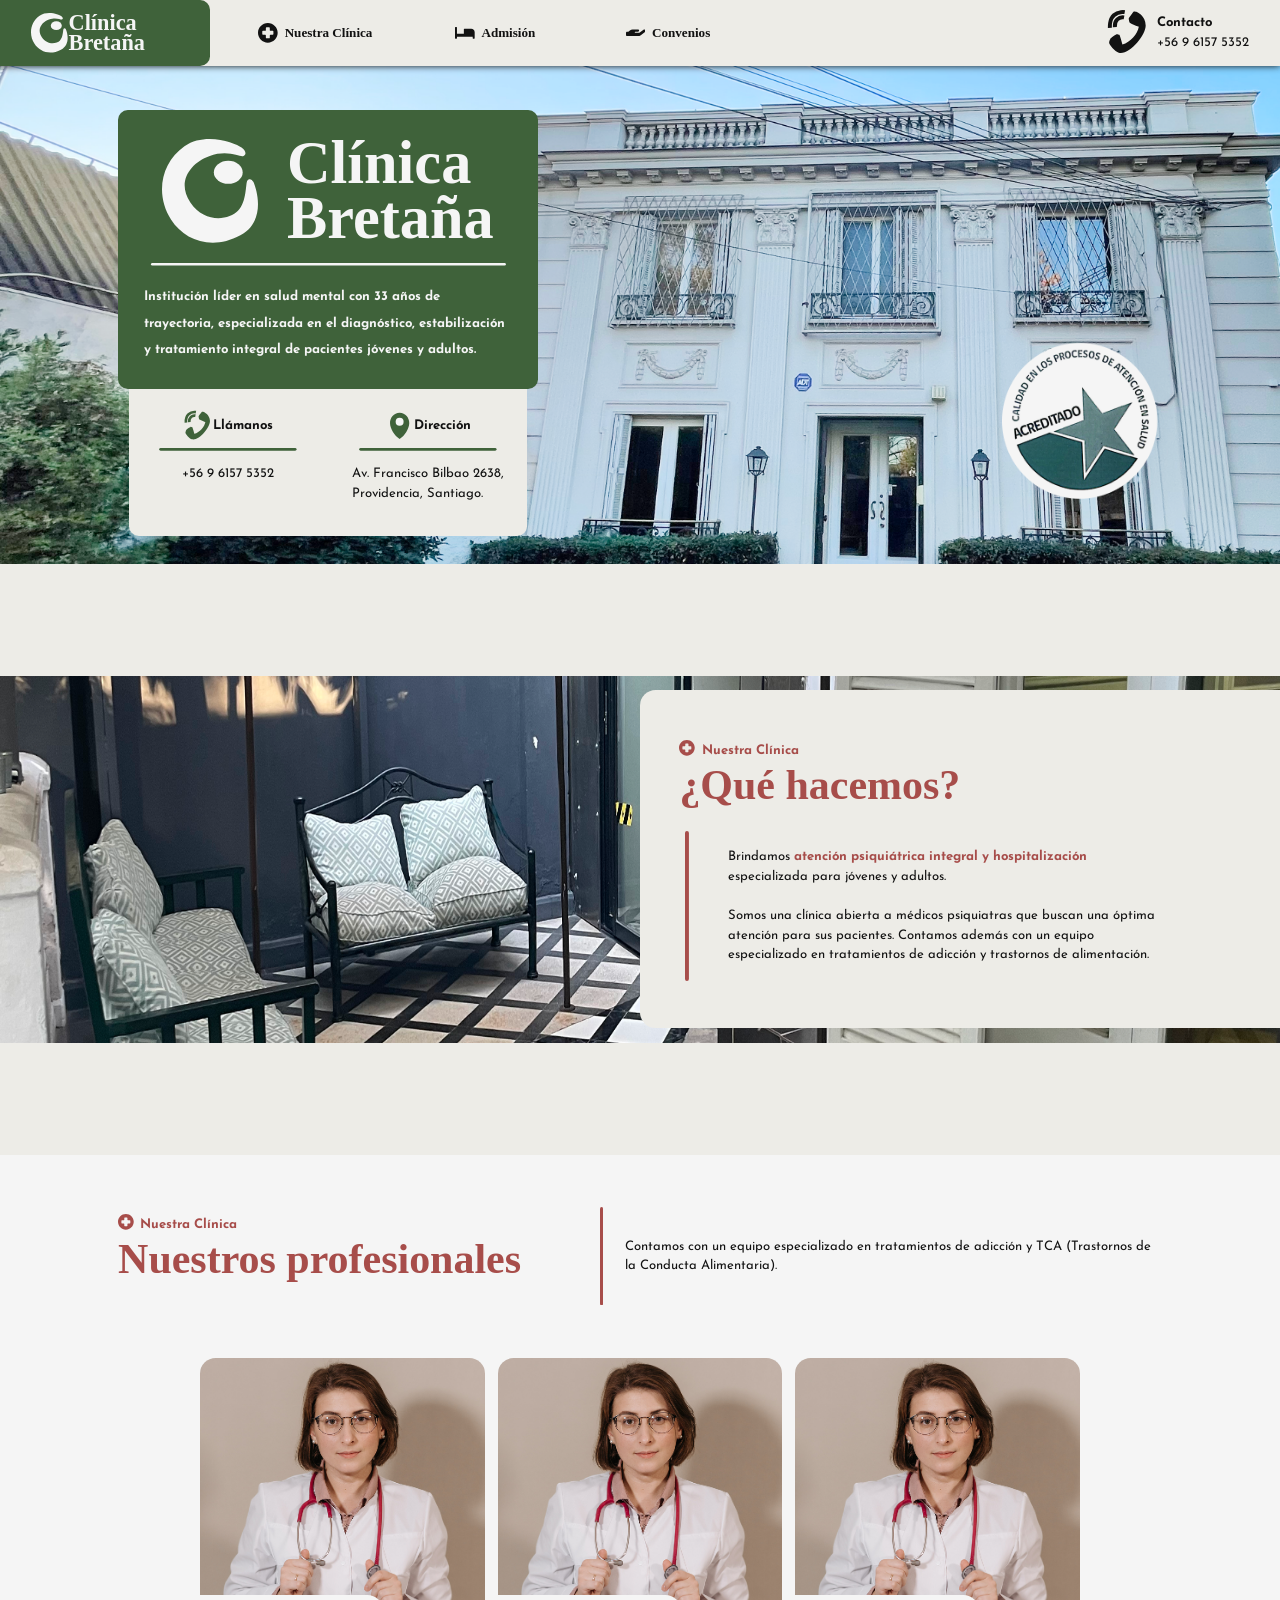
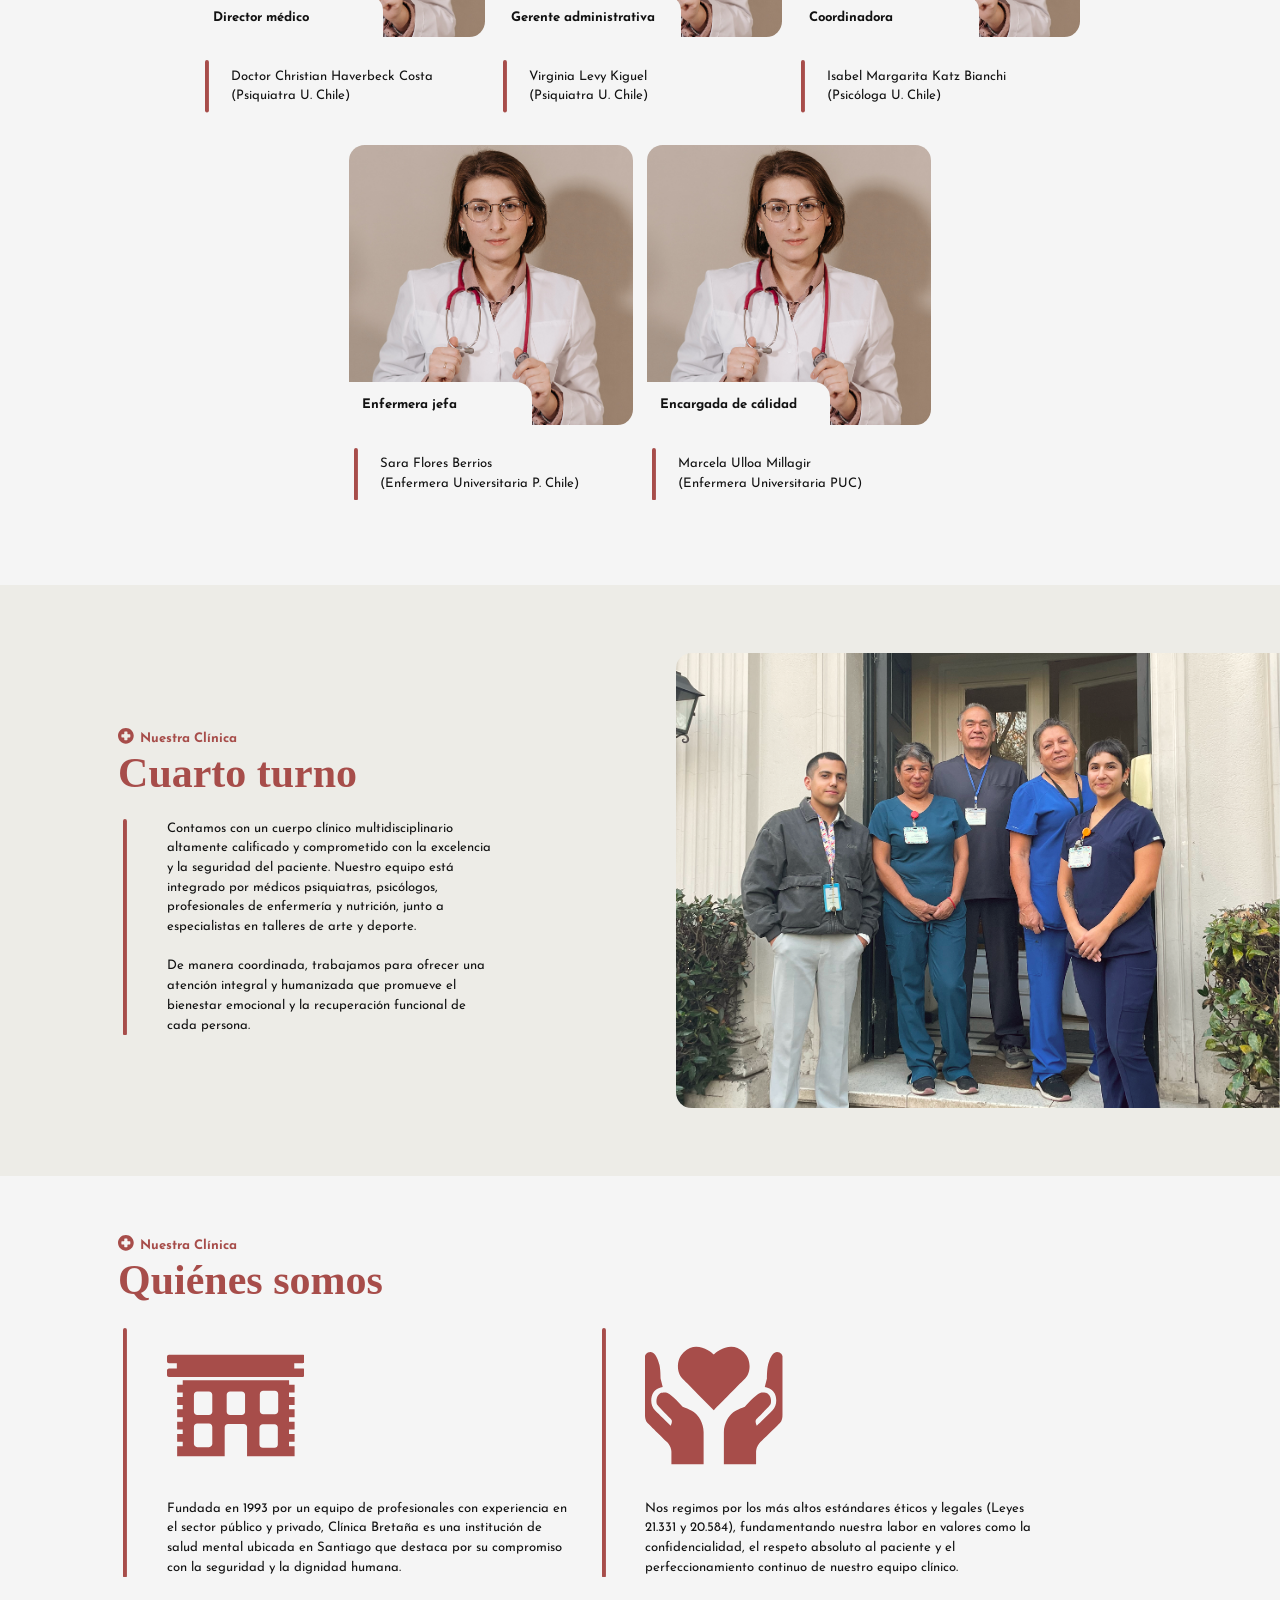
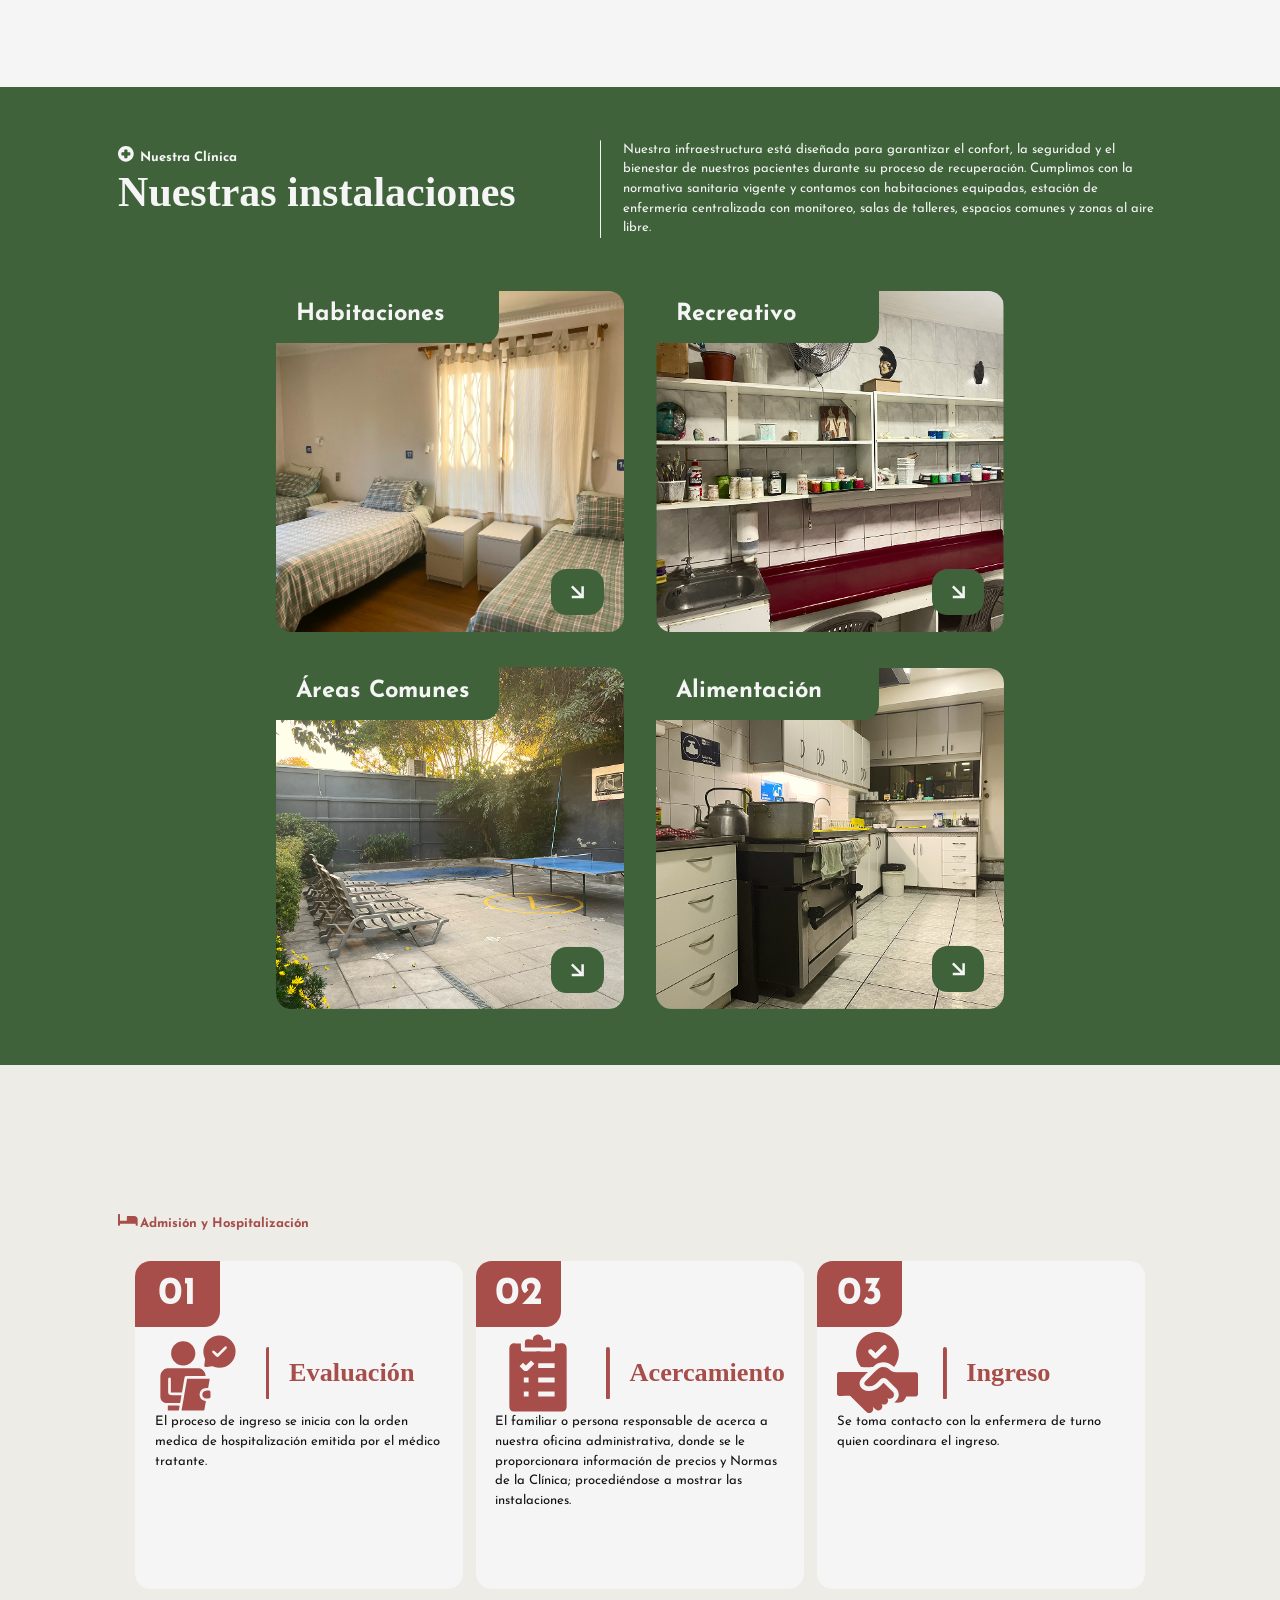
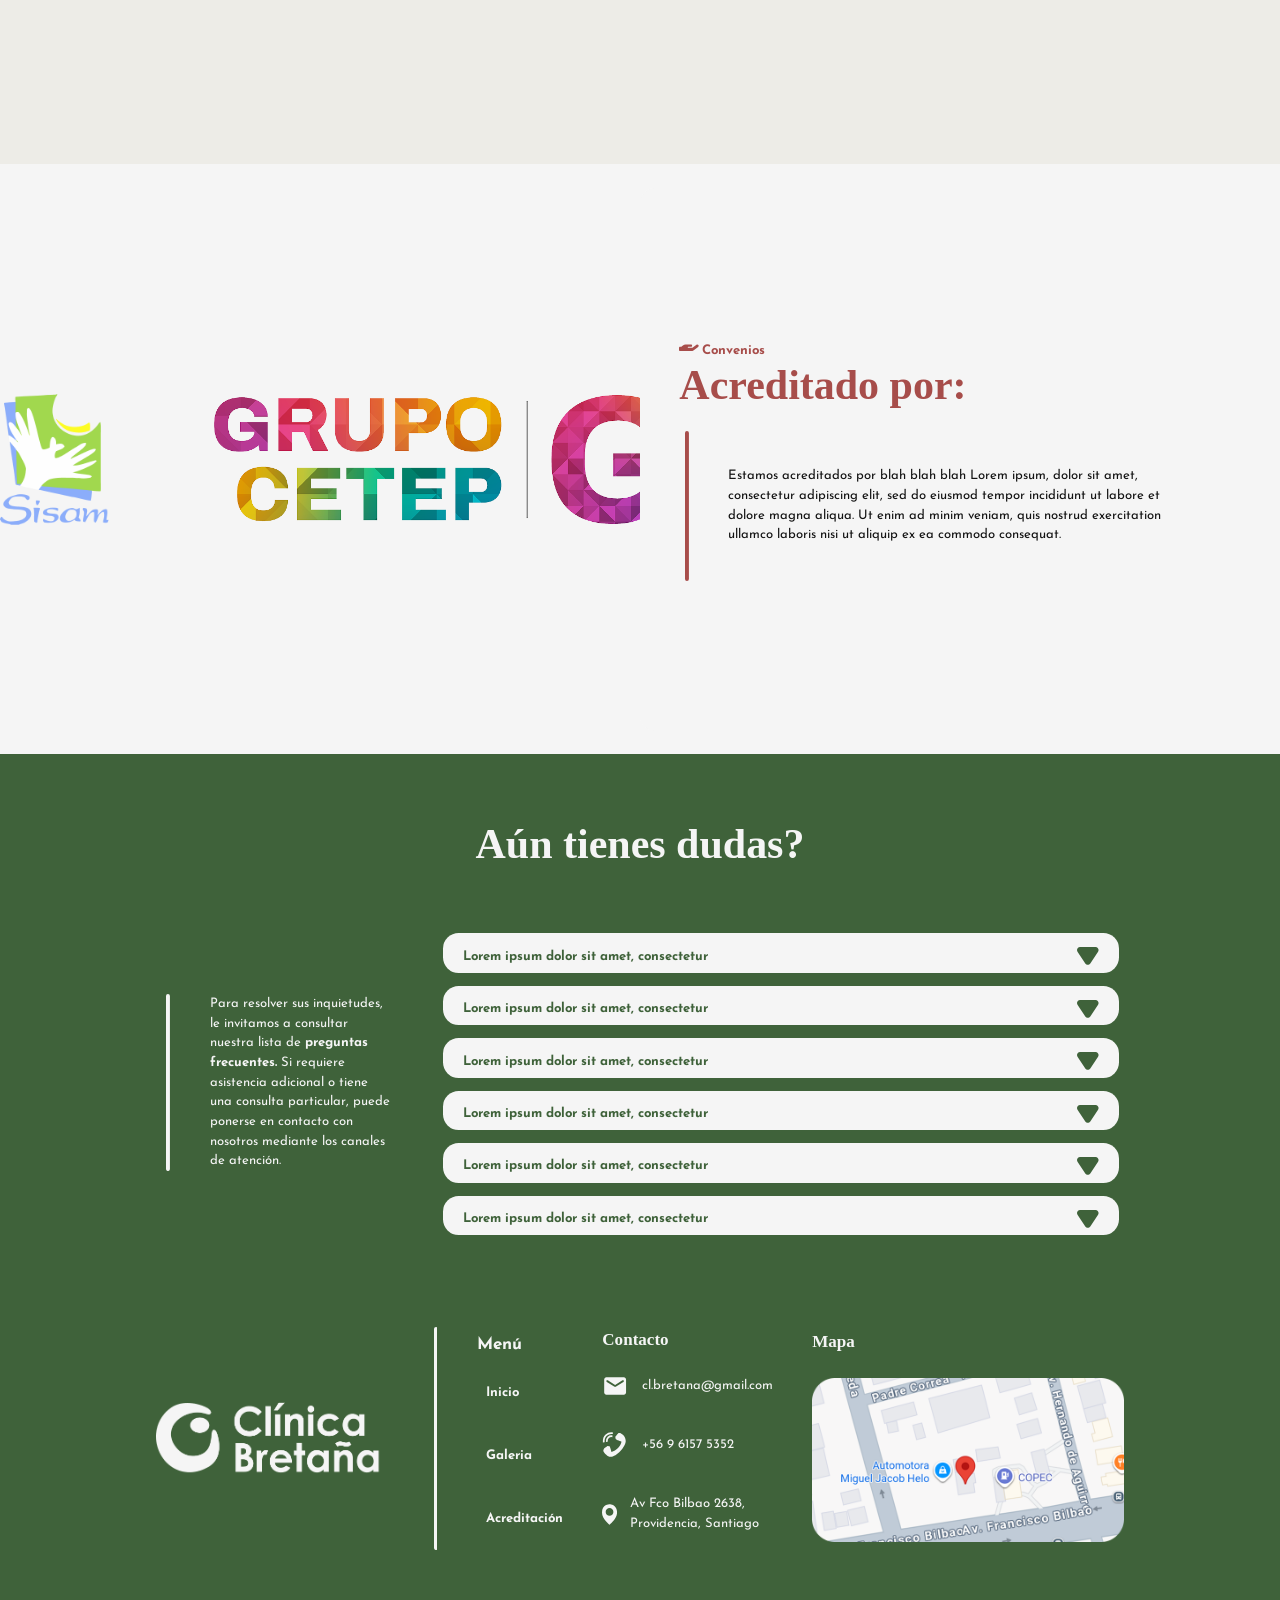
<file: index.html>
<!DOCTYPE html>
<html>
<head>
	<meta charset="utf-8">
	<meta name="viewport" content="width=device-width, initial-scale=1">
	<link rel="stylesheet" href="style.css">
	<link rel="preconnect" href="https://fonts.googleapis.com">
	<link rel="preconnect" href="https://fonts.gstatic.com" crossorigin>
	<link href="https://fonts.googleapis.com/css2?family=Josefin+Sans:ital,wght@0,100..700;1,100..700&display=swap" rel="stylesheet">
	<title>Clinica Bretaña</title>
</head>

<!-- BARRA DE ARRIBA -->
<div class="topbar-container">
	<div class="topbar-logo">
		<svg width="3rem" height="100%" viewBox="0 0 57 61" fill="none" xmlns="http://www.w3.org/2000/svg">
			<path d="M13.1871 4.27997C25.6387 -4.44829 43.4058 2.45389 46.6914 5.04773C49.9771 7.64158 49.2854 9.37089 47.5561 10.0626C45.8268 10.7543 38.8225 6.01056 27.669 10.0626C16.7688 14.0227 8.3798 24.9896 16.6579 37.3386C24.9361 49.6875 39.2554 47.6967 44.6163 42.1952C49.9771 36.6938 48.9395 26.1596 50.1501 24.4303C51.3606 22.701 52.917 23.9439 53.6087 25.122C54.3004 26.3002 62.7741 47.4088 46.0127 56.538C29.2513 65.6672 13.1238 59.4477 5.36505 47.4088C-3.97942 32.9093 -0.958369 14.1957 13.1871 4.27997Z" fill="#F5F5F5"/>
			<ellipse cx="38.9102" cy="19.5739" rx="8.47363" ry="6.74432" fill="var(--color-3)"/>
		</svg>
		<div style="line-height: 90%;">Clínica Bretaña</div>
	</div>
	<a href="#nuestraclinica" class="topbar-item">
		<svg width="0.2rem" height="100%" viewBox="0 0 4 44" fill="currentcolor" xmlns="http://www.w3.org/2000/svg"class="topbar-line">
			<line x1="2" y1="2" x2="2" y2="42" stroke="currentcolor" stroke-width="4" stroke-linecap="round"/>
		</svg>
		<svg width="1.5rem" height="100%" viewBox="0 0 24 24" fill="none" xmlns="http://www.w3.org/2000/svg">
  			<path fill-rule="evenodd" clip-rule="evenodd" d="M12 0C18.6274 0 24 5.37258 24 12C24 18.6274 18.6274 24 12 24C5.37258 24 0 18.6274 0 12C0 5.37258 5.37258 0 12 0ZM10.4 5.2C9.95817 5.2 9.6 5.55817 9.6 6V8.8C9.6 9.24183 9.24183 9.6 8.8 9.6H6C5.55817 9.6 5.2 9.95817 5.2 10.4V13.6C5.2 14.0418 5.55817 14.4 6 14.4H8.8C9.24183 14.4 9.6 14.7582 9.6 15.2V18C9.6 18.4418 9.95817 18.8 10.4 18.8H13.6C14.0418 18.8 14.4 18.4418 14.4 18V15.2C14.4 14.7582 14.7582 14.4 15.2 14.4H18C18.4418 14.4 18.8 14.0418 18.8 13.6V10.4C18.8 9.95817 18.4418 9.6 18 9.6H15.2C14.7582 9.6 14.4 9.24183 14.4 8.8V6C14.4 5.55817 14.0418 5.2 13.6 5.2H10.4Z" fill="currentcolor"/>
		</svg>

		<div>Nuestra Clínica</div>
	</a>
	<a href="#admision" class="topbar-item">
		<svg width="0.2rem" height="100%" viewBox="0 0 4 44" fill="none" xmlns="http://www.w3.org/2000/svg" class="topbar-line">
			<line x1="2" y1="2" x2="2" y2="42" stroke="currentcolor" stroke-width="4" stroke-linecap="round"/>
		</svg>
		<svg width="1.5rem" height="100%" viewBox="0 0 85 51" fill="none" xmlns="http://www.w3.org/2000/svg">
  		<path d="M70.125 8.5H40.375C39.2009 8.5 38.25 9.45094 38.25 10.625V29.75H8.5V2.125C8.5 0.950938 7.54906 0 6.375 0H2.125C0.950938 0 0 0.950938 0 2.125V48.875C0 50.0491 0.950938 51 2.125 51H6.375C7.54906 51 8.5 50.0491 8.5 48.875V42.5H76.5V48.875C76.5 50.0491 77.4509 51 78.625 51H82.875C84.0491 51 85 50.0491 85 48.875V23.375C85 15.1592 78.3408 8.5 70.125 8.5Z" fill="currentcolor"/>
		</svg>

		<div>Admisión</div>
	</a>
	<a href="#convenios" class="topbar-item">
		<svg width="0.2rem" height="100%" viewBox="0 0 4 44" fill="none" xmlns="http://www.w3.org/2000/svg"class="topbar-line">
			<line x1="2" y1="2" x2="2" y2="42" stroke="currentcolor" stroke-width="4" stroke-linecap="round"/>
		</svg>
		<svg width="1.5rem" height="100%" viewBox="0 0 66 22" fill="none" xmlns="http://www.w3.org/2000/svg">
  		<path d="M64.1326 8.27296C66.1722 6.77191 66.6076 3.90731 65.1065 1.86772C63.6055 -0.171877 60.7409 -0.607296 58.7013 0.893753L44.9856 11H31.1668C30.1585 11 29.3335 10.175 29.3335 9.16671C29.3335 8.15837 30.1585 7.33337 31.1668 7.33337H40.3335C42.3616 7.33337 44.0002 5.69482 44.0002 3.66668C44.0002 1.63855 42.3616 0 40.3335 0H22.1949C18.8605 0 15.6292 1.13438 13.0282 3.20835L7.88337 7.33337H3.66668C1.63855 7.33337 0 8.97192 0 11V18.3334C0 20.3616 1.63855 22.0001 3.66668 22.0001H40.3908C43.7137 22.0001 46.9565 20.9345 49.6377 18.9636L64.144 8.27296H64.1326Z" fill="currentcolor"/>
		</svg>

		<div>Convenios</div>
	</a>

	<div class="topbar-call">
		<svg width="0.2rem" height="100%" viewBox="0 0 4 44" fill="currentcolor" xmlns="http://www.w3.org/2000/svg" class="topbar-line">
			<line x1="2" y1="2" x2="2" y2="42" stroke="currentcolor" stroke-width="4" stroke-linecap="round"/>
		</svg>
		<svg width="43" height="53" viewBox="0 0 43 53" fill="none" xmlns="http://www.w3.org/2000/svg">
  			<path d="M11.8128 46.7015C8.05364 45.7604 1.84519 38.3723 2.12712 36.4739C2.40904 34.5755 3.23396 33.2919 3.47992 32.5848C3.72589 31.8777 8.77719 28.2339 9.56608 28.1415C10.355 28.0492 11.736 28.4301 12.3527 28.8327C12.9695 29.2354 15.4303 38.4774 15.4303 38.4774C23.3592 36.4271 30.6643 27.8122 31.7991 20.7903C31.7991 20.7903 22.6864 17.6178 22.3894 16.296C22.0924 14.9742 21.7955 13.6523 21.7085 12.8146C21.6215 11.9769 26.4119 5.82004 26.8678 5.59708C27.3238 5.37412 29.4445 5.80412 29.4445 5.80412C29.4445 5.80412 38.5999 9.53474 38.6892 19.4748C38.7784 29.4149 22.1464 49.2885 11.8128 46.7015Z" fill="currentcolor"/>
  			<path d="M7.82277 21.1065C7.82277 21.1065 7.46837 15.9846 10.3035 13.3354C13.1387 10.6861 17.0371 11.3926 17.0371 11.3926" stroke="currentcolor" stroke-width="3.9627"/>
  			<path d="M2.86274 21.8606C2.86274 21.8606 2.29026 13.5867 6.87015 9.30717C11.45 5.02761 17.7474 6.16883 17.7474 6.16883" stroke="currentcolor" stroke-width="3.9627"/>
		</svg>
		<p>Contacto<br><span style="font-weight: normal;">+56 9 6157 5352</span></p>
	</div>
</div>

<!-- INICIO -->
<div class="land-container">
	<div class="land-box">
		<div class="land-top">
			<div>
				<svg width="7.4rem" height="100%" viewBox="0 0 57 61" fill="none" xmlns="http://www.w3.org/2000/svg">
					<path d="M13.1871 4.27997C25.6387 -4.44829 43.4058 2.45389 46.6914 5.04773C49.9771 7.64158 49.2854 9.37089 47.5561 10.0626C45.8268 10.7543 38.8225 6.01056 27.669 10.0626C16.7688 14.0227 8.3798 24.9896 16.6579 37.3386C24.9361 49.6875 39.2554 47.6967 44.6163 42.1952C49.9771 36.6938 48.9395 26.1596 50.1501 24.4303C51.3606 22.701 52.917 23.9439 53.6087 25.122C54.3004 26.3002 62.7741 47.4088 46.0127 56.538C29.2513 65.6672 13.1238 59.4477 5.36505 47.4088C-3.97942 32.9093 -0.958369 14.1957 13.1871 4.27997Z" fill="#F5F5F5"/>
					<ellipse cx="38.9102" cy="19.5739" rx="8.47363" ry="6.74432" fill="var(--color-3)"/>
				</svg>
				<h1 style="line-height:90%;">Clínica<br>Bretaña</h1>
			</div>
			<svg style="margin-top: 1.4rem; margin-bottom: 1.4rem;" width="27.2rem" height="0.2rem" viewBox="0 0 544 4" fill="none" xmlns="http://www.w3.org/2000/svg">
				<line x1="542" y1="2" x2="2" y2="2" stroke="var(--color-3)" stroke-width="4" stroke-linecap="round"/>
			</svg>
			<p>
				Institución líder en salud mental con 33 años de trayectoria, especializada en el diagnóstico, estabilización y tratamiento integral de pacientes jóvenes y adultos.
			</p>
		</div>
		<div style="display: flex; align-items: flex-start;" class="land-bottom-bg">
		<div class="land-bottom">
			<div style="color:var(--color-2); display: flex; align-items: center;">
				<svg width="2.2rem" height="100%" viewBox="0 0 43 53" fill="none" xmlns="http://www.w3.org/2000/svg">
  					<path d="M11.8128 46.7015C8.05364 45.7604 1.84519 38.3723 2.12712 36.4739C2.40904 34.5755 3.23396 33.2919 3.47992 32.5848C3.72589 31.8777 8.77719 28.2339 9.56608 28.1415C10.355 28.0492 11.736 28.4301 12.3527 28.8327C12.9695 29.2354 15.4303 38.4774 15.4303 38.4774C23.3592 36.4271 30.6643 27.8122 31.7991 20.7903C31.7991 20.7903 22.6864 17.6178 22.3894 16.296C22.0924 14.9742 21.7955 13.6523 21.7085 12.8146C21.6215 11.9769 26.4119 5.82004 26.8678 5.59708C27.3238 5.37412 29.4445 5.80412 29.4445 5.80412C29.4445 5.80412 38.5999 9.53474 38.6892 19.4748C38.7784 29.4149 22.1464 49.2885 11.8128 46.7015Z" fill="currentcolor"/>
  					<path d="M7.82277 21.1065C7.82277 21.1065 7.46837 15.9846 10.3035 13.3354C13.1387 10.6861 17.0371 11.3926 17.0371 11.3926" stroke="currentcolor" stroke-width="3.9627"/>
  					<path d="M2.86274 21.8606C2.86274 21.8606 2.29026 13.5867 6.87015 9.30717C11.45 5.02761 17.7474 6.16883 17.7474 6.16883" stroke="currentcolor" stroke-width="3.9627"/>
				</svg>
				<p style="font-weight: bold;">Llámanos</p>
			</div>
			<svg width="10.5rem" height="100%" viewBox="0 0 208 4" fill="none" xmlns="http://www.w3.org/2000/svg">
  				<line x1="2" y1="2" x2="206" y2="2" stroke="var(--color-2)" stroke-width="4" stroke-linecap="round"/>
			</svg>
			<p>+56 9 6157 5352</p>
		</div>
		<div class="land-bottom">
			<div style="color:var(--color-2);display: flex; align-items: center;">
				<svg width="2.2rem" height="100%" viewBox="0 0 46 46" fill="none" xmlns="http://www.w3.org/2000/svg">
  					<path d="M23.3336 2.6665C32.5905 2.66688 38.9742 10.7845 38.6552 19.608C38.3363 28.4314 31.604 39.4153 23.3336 44.6665C15.0629 39.4155 8.33042 28.4316 8.01144 19.608C7.69246 10.7844 14.0767 2.66676 23.3336 2.6665Z" fill="currentcolor"/>
  					<circle cx="23.3333" cy="16.9998" r="6.33333" fill="#F5F5F5"/>
				</svg>

				<p style="font-weight: bold;">Dirección</p>
			</div>
			<svg width="10.5rem" height="100%" viewBox="0 0 208 4" fill="none" xmlns="http://www.w3.org/2000/svg">
  				<line x1="2" y1="2" x2="206" y2="2" stroke="var(--color-2)" stroke-width="4" stroke-linecap="round"/>
			</svg>
			<p style="font-weight:normal;">Av. Francisco Bilbao 2638,<br> Providencia, Santiago.</p>
		</div>
		</div>
		
	</div>
	<img src="approved.webp" class="land-acreditado">
</div>

<!-- ¿QUE HACEMOS? -->
<div class="content-container1" id="nuestraclinica">
	<div class="content-image1">
		<div class="content-colorbox1">
			<div class="content-textbox">
			<svg width="1.2rem" height="100%" viewBox="0 0 24 24" fill="none" xmlns="http://www.w3.org/2000/svg">
  			<path fill-rule="evenodd" clip-rule="evenodd" d="M12 0C18.6274 0 24 5.37258 24 12C24 18.6274 18.6274 24 12 24C5.37258 24 0 18.6274 0 12C0 5.37258 5.37258 0 12 0ZM10.4 5.2C9.95817 5.2 9.6 5.55817 9.6 6V8.8C9.6 9.24183 9.24183 9.6 8.8 9.6H6C5.55817 9.6 5.2 9.95817 5.2 10.4V13.6C5.2 14.0418 5.55817 14.4 6 14.4H8.8C9.24183 14.4 9.6 14.7582 9.6 15.2V18C9.6 18.4418 9.95817 18.8 10.4 18.8H13.6C14.0418 18.8 14.4 18.4418 14.4 18V15.2C14.4 14.7582 14.7582 14.4 15.2 14.4H18C18.4418 14.4 18.8 14.0418 18.8 13.6V10.4C18.8 9.95817 18.4418 9.6 18 9.6H15.2C14.7582 9.6 14.4 9.24183 14.4 8.8V6C14.4 5.55817 14.0418 5.2 13.6 5.2H10.4Z" fill="currentcolor"/>
		</svg>
			<h3>Nuestra Clínica</h3>
			<h2>¿Qué hacemos?</h2>
			<svg style="margin-left: 0.4rem;"width="0.3rem" height="100%" xmlns="http://www.w3.org/2000/svg">
	  			<rect width="100%" height="100%" x="0" y="0" rx="2" ry="2" fill="currentcolor" /> 
			</svg> 
			<p>Brindamos <span style="color: var(--color-1); font-weight: bold;">atención psiquiátrica integral y hospitalización</span> especializada para jóvenes y adultos.<br><br>Somos una clínica abierta a médicos psiquiatras que buscan una óptima atención para sus pacientes. Contamos además con un equipo especializado en tratamientos de adicción y trastornos de alimentación.</p>
	
			</div>
		</div>

	</div>
</div>


<!-- NUESTROS PROFESIONALES -->

<div style="background-color: var(--color-3); padding-bottom: 4rem;">
<div class="content-container2">
	<div class="content-textbox" style="margin-left:9rem;">
			<svg width="1.2rem" height="100%" viewBox="0 0 24 24" fill="none" xmlns="http://www.w3.org/2000/svg">
  			<path fill-rule="evenodd" clip-rule="evenodd" d="M12 0C18.6274 0 24 5.37258 24 12C24 18.6274 18.6274 24 12 24C5.37258 24 0 18.6274 0 12C0 5.37258 5.37258 0 12 0ZM10.4 5.2C9.95817 5.2 9.6 5.55817 9.6 6V8.8C9.6 9.24183 9.24183 9.6 8.8 9.6H6C5.55817 9.6 5.2 9.95817 5.2 10.4V13.6C5.2 14.0418 5.55817 14.4 6 14.4H8.8C9.24183 14.4 9.6 14.7582 9.6 15.2V18C9.6 18.4418 9.95817 18.8 10.4 18.8H13.6C14.0418 18.8 14.4 18.4418 14.4 18V15.2C14.4 14.7582 14.7582 14.4 15.2 14.4H18C18.4418 14.4 18.8 14.0418 18.8 13.6V10.4C18.8 9.95817 18.4418 9.6 18 9.6H15.2C14.7582 9.6 14.4 9.24183 14.4 8.8V6C14.4 5.55817 14.0418 5.2 13.6 5.2H10.4Z" fill="currentcolor"/>
			</svg>
			<h3>Nuestra Clínica</h3>
			<h2 style="width:35rem">Nuestros profesionales</h2>
	</div>
	<svg style="margin-left: 1.7rem;margin-right: 1.7rem;color: var(--color-1);"width="0.3rem" height="100%" xmlns="http://www.w3.org/2000/svg">
	  	<rect width="100%" height="100%" x="0" y="0" rx="2" ry="2" fill="currentcolor" /> 
	</svg> 
	<p>Contamos con un equipo especializado en tratamientos de adicción y TCA (Trastornos de la Conducta Alimentaria).</p>
</div>
		<div class="sqr-container">
			<div class="sqr-single">
				<div class="sqr-photo">
					<img src="id-generic.webp">
					<div>
						<p>Director médico</p>
					</div>
				</div>
				<div class="sqr-desc">
					<svg style="margin-left: 0.4rem;"width="0.3rem" height="4rem" xmlns="http://www.w3.org/2000/svg">
			  			<rect width="100%" height="100%" x="0" y="0" rx="2" ry="2" fill="currentcolor" /> 
					</svg>
					<p>
						Doctor Christian Haverbeck Costa<br>(Psiquiatra U. Chile)
					</p>
				</div>
			</div>
			<div class="sqr-single">
				<div class="sqr-photo">
					<img src="id-generic.webp">
					<div>
						<p>Gerente administrativa</p>
					</div>
				</div>
				<div class="sqr-desc">
					<svg style="margin-left: 0.4rem;"width="0.3rem" height="4rem" xmlns="http://www.w3.org/2000/svg">
			  			<rect width="100%" height="100%" x="0" y="0" rx="2" ry="2" fill="currentcolor" /> 
					</svg>
					<p>
						Virginia Levy Kiguel<br>(Psiquiatra U. Chile)
					</p>
				</div>
			</div>
			<div class="sqr-single">
				<div class="sqr-photo">
					<img src="id-generic.webp">
					<div>
						<p>Coordinadora</p>
					</div>
				</div>
				<div class="sqr-desc">
					<svg style="margin-left: 0.4rem;"width="0.3rem" height="4rem" xmlns="http://www.w3.org/2000/svg">
			  			<rect width="100%" height="100%" x="0" y="0" rx="2" ry="2" fill="currentcolor" /> 
					</svg>
					<p>
						Isabel Margarita Katz Bianchi<br>(Psicóloga U. Chile) 
					</p>
				</div>
			</div>
		</div>
		<div class="sqr-container">
			<div class="sqr-single">
				<div class="sqr-photo">
					<img src="id-generic.webp">
					<div>
						<p>Enfermera jefa</p>
					</div>
				</div>
				<div class="sqr-desc">
					<svg style="margin-left: 0.4rem;"width="0.3rem" height="4rem" xmlns="http://www.w3.org/2000/svg">
			  			<rect width="100%" height="100%" x="0" y="0" rx="2" ry="2" fill="currentcolor" /> 
					</svg>
					<p>
						Sara Flores Berrios<br>(Enfermera Universitaria P. Chile)
					</p>
				</div>
			</div>
			<div class="sqr-single">
				<div class="sqr-photo">
					<img src="id-generic.webp">
					<div>
						<p>Encargada de cálidad</p>
					</div>
				</div>
				<div class="sqr-desc">
					<svg style="margin-left: 0.4rem;"width="0.3rem" height="4rem" xmlns="http://www.w3.org/2000/svg">
			  			<rect width="100%" height="100%" x="0" y="0" rx="2" ry="2" fill="currentcolor" /> 
					</svg>
					<p>
						Marcela Ulloa Millagir<br>(Enfermera Universitaria PUC)
					</p>
				</div>
			</div>
		</div>
</div>

<!-- Cuarto turno -->
<div class="content-container1">
	<div class="content-margin" style="margin-right: 0rem;">
		<div class="content-textbox">
		<svg width="1.2rem" height="100%" viewBox="0 0 24 24" fill="none" xmlns="http://www.w3.org/2000/svg">
  			<path fill-rule="evenodd" clip-rule="evenodd" d="M12 0C18.6274 0 24 5.37258 24 12C24 18.6274 18.6274 24 12 24C5.37258 24 0 18.6274 0 12C0 5.37258 5.37258 0 12 0ZM10.4 5.2C9.95817 5.2 9.6 5.55817 9.6 6V8.8C9.6 9.24183 9.24183 9.6 8.8 9.6H6C5.55817 9.6 5.2 9.95817 5.2 10.4V13.6C5.2 14.0418 5.55817 14.4 6 14.4H8.8C9.24183 14.4 9.6 14.7582 9.6 15.2V18C9.6 18.4418 9.95817 18.8 10.4 18.8H13.6C14.0418 18.8 14.4 18.4418 14.4 18V15.2C14.4 14.7582 14.7582 14.4 15.2 14.4H18C18.4418 14.4 18.8 14.0418 18.8 13.6V10.4C18.8 9.95817 18.4418 9.6 18 9.6H15.2C14.7582 9.6 14.4 9.24183 14.4 8.8V6C14.4 5.55817 14.0418 5.2 13.6 5.2H10.4Z" fill="currentcolor"/>
		</svg>
		<h3>Nuestra Clínica</h3>
		<h2>Cuarto turno</h2>
		<svg style="margin-left: 0.4rem;"width="0.3rem" height="100%" xmlns="http://www.w3.org/2000/svg">
	  		<rect width="100%" height="100%" x="0" y="0" rx="2" ry="2" fill="currentcolor" /> 
		</svg> 
		<p>Contamos con un cuerpo clínico multidisciplinario altamente calificado y comprometido con la excelencia y la seguridad del paciente. Nuestro equipo está integrado por médicos psiquiatras, psicólogos, profesionales de enfermería y nutrición, junto a especialistas en talleres de arte y deporte.<br><br>De manera coordinada, trabajamos para ofrecer una atención integral y humanizada que promueve el bienestar emocional y la recuperación funcional de cada persona.</p>
	</div>
	</div>
	
	<img src="cuarto_turno.webp" class="cuarto-img">
</div>


<!-- SOBRE NOSOTROS -->
<div style="background-color: var(--color-3); padding-bottom: 10rem;">
<div class="content-container2" style="background-color:var(--color-3); padding-bottom: 2rem;">
	<div class="content-margin">
		<div class="content-textbox">
		<svg width="1.2rem" height="100%" viewBox="0 0 24 24" fill="none" xmlns="http://www.w3.org/2000/svg">
  			<path fill-rule="evenodd" clip-rule="evenodd" d="M12 0C18.6274 0 24 5.37258 24 12C24 18.6274 18.6274 24 12 24C5.37258 24 0 18.6274 0 12C0 5.37258 5.37258 0 12 0ZM10.4 5.2C9.95817 5.2 9.6 5.55817 9.6 6V8.8C9.6 9.24183 9.24183 9.6 8.8 9.6H6C5.55817 9.6 5.2 9.95817 5.2 10.4V13.6C5.2 14.0418 5.55817 14.4 6 14.4H8.8C9.24183 14.4 9.6 14.7582 9.6 15.2V18C9.6 18.4418 9.95817 18.8 10.4 18.8H13.6C14.0418 18.8 14.4 18.4418 14.4 18V15.2C14.4 14.7582 14.7582 14.4 15.2 14.4H18C18.4418 14.4 18.8 14.0418 18.8 13.6V10.4C18.8 9.95817 18.4418 9.6 18 9.6H15.2C14.7582 9.6 14.4 9.24183 14.4 8.8V6C14.4 5.55817 14.0418 5.2 13.6 5.2H10.4Z" fill="currentcolor"/>
		</svg>
		<h3>Nuestra Clínica</h3>
		<h2>Quiénes somos</h2>
		</div>
	</div>
</div>
<div class="content-container2" style="background-color:var(--color-3);">
	<div class="content-margin" style="display:flex; gap: 2rem;">
		<div class="content-textbox2">
			<svg style="margin-left: 0.4rem;"width="0.3rem" height="100%" xmlns="http://www.w3.org/2000/svg">
	  			<rect width="100%" height="100%" x="0" y="0" rx="2" ry="2" fill="currentcolor" /> 
			</svg>
			<div>
				<svg style="margin-left: 2.5rem;margin-bottom: 1rem;" width="10.5rem" height="155" viewBox="0 0 210 155" fill="none" xmlns="http://www.w3.org/2000/svg">
  					<path fill-rule="evenodd" clip-rule="evenodd" d="M186.126 45.8633H194.524V57.7998H186V64.6211H194.524V76.5576H186V83.3789H194.524V95.3154H186V102.137H194.524V114.073H186V120.895H194.524V132.831H186V139.652H194.524V155H122.051V110.663C122.051 107.838 119.76 105.547 116.936 105.547H93.0615C90.2362 105.547 87.9454 107.838 87.9453 110.663V155H15.4717V139.652H23.999V132.831H15.4717V120.895H23.999V114.073H15.4717V102.137H23.999V95.3154H15.4717V83.3789H23.999V76.5576H15.4717V64.6211H23.999V57.7998H15.4717V45.8633H23.999V39.042H186.126V45.8633ZM146.073 106C143.248 106 140.957 108.291 140.957 111.116V136.884C140.957 139.709 143.248 142 146.073 142H163.841C166.666 142 168.957 139.709 168.957 136.884V111.116C168.957 108.291 166.666 106 163.841 106H146.073ZM46.1582 105C43.3329 105 41.042 107.291 41.042 110.116V135.884C41.042 138.709 43.3328 141 46.1582 141H63.9258C66.751 141 69.042 138.709 69.042 135.884V110.116C69.0419 107.291 66.7509 105 63.9258 105H46.1582ZM46.1582 56C43.3329 56 41.042 58.2909 41.042 61.1162V86.8838C41.042 89.7092 43.3328 92 46.1582 92H63.9258C66.751 91.9998 69.042 89.709 69.042 86.8838V61.1162C69.0419 58.291 66.7509 56.0002 63.9258 56H46.1582ZM96.1143 56C93.2889 56 90.9981 58.2909 90.998 61.1162V86.8838C90.998 89.7092 93.2889 92 96.1143 92H113.882C116.707 91.9998 118.998 89.709 118.998 86.8838V61.1162C118.998 58.291 116.707 56.0002 113.882 56H96.1143ZM146.626 55C143.801 55 141.51 57.2909 141.51 60.1162V85.8838C141.51 88.7092 143.801 91 146.626 91H164.394C167.219 90.9998 169.51 88.709 169.51 85.8838V60.1162C169.51 57.291 167.219 55.0002 164.394 55H146.626Z" fill="#A74D4A"/>
  					<path d="M207 0C208.657 0 210 1.34315 210 3V10C210 11.6569 208.657 13 207 13H194V21H207C208.657 21 210 22.3431 210 24V31C210 32.6569 208.657 34 207 34H3C1.34315 34 8.05329e-09 32.6569 0 31V24C0 22.3431 1.34315 21 3 21H15V13H3C1.34315 13 8.05329e-09 11.6569 0 10V3C0 1.34315 1.34315 9.05984e-09 3 0H207Z" fill="#A74D4A"/>
				</svg>
				<p>Fundada en 1993 por un equipo de profesionales con experiencia en el sector público y privado, Clínica Bretaña es una institución de salud mental ubicada en Santiago que destaca por su compromiso con la seguridad y la dignidad humana.</p>
			</div>
			
		</div>
		<div class="content-textbox2">
			<svg style="margin-left: 0.4rem; "width="0.3rem" height="100%" xmlns="http://www.w3.org/2000/svg">
	  			<rect width="100%" height="100%" x="0" y="0" rx="2" ry="2" fill="currentcolor" /> 
			</svg>
			<div>
				<svg style="margin-left: 2.5rem;margin-bottom: 1rem;" width="10.5rem" height="155" viewBox="0 0 182 155" fill="none" xmlns="http://www.w3.org/2000/svg">
  					<path d="M7.1709 6.81152C13.863 6.33388 17.6867 18.2842 19.1211 24.0205C20.2686 28.6096 20.5558 37.7245 20.5557 41.708L23.4238 53.1807C20.2926 54.1367 14.3409 54.6811 10.5156 61.3066C7.47978 66.5649 6.6915 77.5596 13.3838 84.252C18.7377 89.6058 29.3185 99.8675 33.9395 104.329C34.8955 102.258 36.4252 97.7318 34.8955 96.2021C32.9834 94.29 18.165 79.4717 16.2529 76.6035C14.341 73.7354 14.8188 67.0436 17.6865 63.6973C20.5547 60.3511 22.4673 60.3506 27.7256 60.3506C31.9323 60.3508 44.1379 72.7788 49.7148 78.9932C58.7972 82.3393 63.7683 85.3032 66.4453 87.5977C69.7915 90.4658 77.4404 99.5489 77.4404 112.934V155H34.8955V138.747C34.8955 134.445 32.5063 129.186 29.1602 125.84C25.8139 122.494 6.21531 103.373 3.34668 100.505C0.478522 97.6367 0 93.3345 0 89.9883V12.5479C0.159446 10.795 1.8172 7.19393 7.1709 6.81152ZM174.479 6.81152C179.833 7.19393 181.491 10.795 181.65 12.5479V89.9883C181.65 93.3345 181.172 97.6367 178.304 100.505C175.435 103.373 155.837 122.494 152.49 125.84C149.144 129.186 146.755 134.445 146.755 138.747V155H104.21V112.934C104.21 99.5489 111.859 90.4658 115.205 87.5977C117.882 85.3032 122.853 82.3393 131.936 78.9932C137.513 72.7788 149.718 60.3508 153.925 60.3506C159.183 60.3506 161.096 60.3511 163.964 63.6973C166.832 67.0436 167.309 73.7354 165.397 76.6035C163.485 79.4717 148.667 94.29 146.755 96.2021C145.225 97.7318 146.755 102.258 147.711 104.329C152.332 99.8675 162.913 89.6059 168.267 84.252C174.959 77.5596 174.171 66.5649 171.135 61.3066C167.31 54.6811 161.358 54.1367 158.227 53.1807L161.095 41.708C161.095 37.7245 161.382 28.6096 162.529 24.0205C163.964 18.2842 167.787 6.33388 174.479 6.81152ZM90.8252 10.1914C94.1236 7.21046 113.91 -9.30484 130.503 7.28809C142.453 19.2385 138.151 35.9693 132.893 41.2275C128.134 45.985 97.1584 77.3538 91.3027 83.2842L90.8252 83.7666L69.1416 61.8164C60.0708 52.6384 51.1379 43.6063 48.7588 41.2275C43.5 35.9693 39.1983 19.2385 51.1484 7.28809C67.7412 -9.30425 87.5257 7.20962 90.8252 10.1914Z" fill="#A74D4A"/>
				</svg>
				<p>Nos regimos por los más altos estándares éticos y legales (Leyes 21.331 y 20.584), fundamentando nuestra labor en valores como la confidencialidad, el respeto absoluto al paciente y el perfeccionamiento continuo de nuestro equipo clínico.</p>
			</div>
			
		</div>
</div>
</div>
</div>

<!-- NUESTRAS INSTALACIONES -->
<div style="background-color: var(--color-2); padding-bottom: 4rem;">
<div class="content-container2">
	<div class="content-textbox" style="margin-left:9rem;">
			<svg style="color:var(--color-3);" width="1.2rem" height="100%" viewBox="0 0 24 24" fill="none" xmlns="http://www.w3.org/2000/svg">
  			<path fill-rule="evenodd" clip-rule="evenodd" d="M12 0C18.6274 0 24 5.37258 24 12C24 18.6274 18.6274 24 12 24C5.37258 24 0 18.6274 0 12C0 5.37258 5.37258 0 12 0ZM10.4 5.2C9.95817 5.2 9.6 5.55817 9.6 6V8.8C9.6 9.24183 9.24183 9.6 8.8 9.6H6C5.55817 9.6 5.2 9.95817 5.2 10.4V13.6C5.2 14.0418 5.55817 14.4 6 14.4H8.8C9.24183 14.4 9.6 14.7582 9.6 15.2V18C9.6 18.4418 9.95817 18.8 10.4 18.8H13.6C14.0418 18.8 14.4 18.4418 14.4 18V15.2C14.4 14.7582 14.7582 14.4 15.2 14.4H18C18.4418 14.4 18.8 14.0418 18.8 13.6V10.4C18.8 9.95817 18.4418 9.6 18 9.6H15.2C14.7582 9.6 14.4 9.24183 14.4 8.8V6C14.4 5.55817 14.0418 5.2 13.6 5.2H10.4Z" fill="currentcolor"/>
			</svg>
			<h3 style="color:var(--color-3);">Nuestra Clínica</h3>
			<h2 style="width:35rem; color:var(--color-3);">Nuestras instalaciones</h2>
	</div>
	<svg style="margin-left: 1.7rem;margin-right: 1.7rem;color: var(--color-3);"width="0.3rem" height="100%" xmlns="http://www.w3.org/2000/svg">
	  	<rect width="100%" height="100%" x="0" y="0" rx="2" ry="2" fill="currentcolor" /> 
	</svg> 
	<p style="color:var(--color-3);">Nuestra infraestructura está diseñada para garantizar el confort, la seguridad y el bienestar de nuestros pacientes durante su proceso de recuperación. Cumplimos con la normativa sanitaria vigente y contamos con habitaciones equipadas, estación de enfermería centralizada con monitoreo, salas de talleres, espacios comunes y zonas al aire libre.</p>
</div>
<div style="display:flex; align-items: center; justify-content: center;">
	<div class="inst-container">
	<div class="inst-sqr">
		<img src="inst-1.webp">
		<div class="inst-name">
			<p>Habitaciones</p>
		</div>
		<a href="galeria.html#habitaciones" class="inst-mas">
			<svg width="1rem" height="22" viewBox="0 0 22 22" fill="none" xmlns="http://www.w3.org/2000/svg">
  				<path d="M19.4969 1.49707V19.4971H1.28516M19.4969 19.4971L1.49692 1.49707" stroke="currentcolor" stroke-width="4.23529"/>
			</svg>
			<p>Ver más</p>
		</a>
	</div>
	<div class="inst-sqr">
		<img src="inst-2.webp">
		<div class="inst-name">
			<p>Recreativo</p>
		</div>
		<a href="galeria.html#recreativo" class="inst-mas">
			<svg width="1rem" height="22" viewBox="0 0 22 22" fill="none" xmlns="http://www.w3.org/2000/svg">
  				<path d="M19.4969 1.49707V19.4971H1.28516M19.4969 19.4971L1.49692 1.49707" stroke="currentcolor" stroke-width="4.23529"/>
			</svg>
			<p>Ver más</p>
		</a>
	</div>
	<div class="inst-sqr">
		<img src="inst-3.webp">
		<div class="inst-name">
			<p>Áreas Comunes</p>
		</div>
		<a href="galeria.html#areas-comunes" class="inst-mas">
			<svg width="1rem" height="22" viewBox="0 0 22 22" fill="none" xmlns="http://www.w3.org/2000/svg">
  				<path d="M19.4969 1.49707V19.4971H1.28516M19.4969 19.4971L1.49692 1.49707" stroke="currentcolor" stroke-width="4.23529"/>
			</svg>
			<p>Ver más</p>
		</a>
	</div>
	<div class="inst-sqr">
		<img src="inst-4.webp">
		<div class="inst-name">
			<p>Alimentación</p>
		</div>
		<a href="galeria.html#alimentacion" class="inst-mas">
			<svg width="1rem" height="22" viewBox="0 0 22 22" fill="none" xmlns="http://www.w3.org/2000/svg">
  				<path d="M19.4969 1.49707V19.4971H1.28516M19.4969 19.4971L1.49692 1.49707" stroke="currentcolor" stroke-width="4.23529"/>
			</svg>
			<p>Ver más</p>
		</a>
	</div>
	</div>
</div>

</div>


<!-- INGRESO -->
<div class="content-container1" id="admision" style="height: 6rem; margin-top: 9rem; margin-left:-6rem;">
	<div class="content-margin" style="margin-left:15rem;">
		<div class="content-textbox" style="grid-auto-rows: 1.5rem 1fr;">
			<svg width="1.5rem" height="100%" viewBox="0 0 85 51" fill="none" xmlns="http://www.w3.org/2000/svg">
  			<path d="M70.125 8.5H40.375C39.2009 8.5 38.25 9.45094 38.25 10.625V29.75H8.5V2.125C8.5 0.950938 7.54906 0 6.375 0H2.125C0.950938 0 0 0.950938 0 2.125V48.875C0 50.0491 0.950938 51 2.125 51H6.375C7.54906 51 8.5 50.0491 8.5 48.875V42.5H76.5V48.875C76.5 50.0491 77.4509 51 78.625 51H82.875C84.0491 51 85 50.0491 85 48.875V23.375C85 15.1592 78.3408 8.5 70.125 8.5Z" fill="currentcolor"/>
			</svg>
			<h3>Admisión y Hospitalización</h3>
			</div>
	</div>
	
</div>
<div class="content-margin" style="display:flex; align-items: center; justify-content: center; gap: 1rem;margin-bottom: 13.3rem;">
		<div class="ing-container">
			<div class="ing-numb">
				<p>01</p>
			</div>
			<div class="ing-content">
				<div class="ing-title">
					<svg width="86" height="86" viewBox="0 0 86 86" fill="none" xmlns="http://www.w3.org/2000/svg">
						<path d="M63.4629 5.57458C68.0426 5.1811 72.8507 7.18049 76.0529 10.4169C78.9963 13.3583 80.6406 17.355 80.6194 21.5161C80.5809 25.9656 78.7784 30.2181 75.6075 33.3398C72.4884 36.4081 68.553 37.8781 64.2043 37.8483C62.6367 37.7773 60.984 37.4753 59.4728 37.0233C58.8118 36.8256 57.7588 36.225 57.0927 36.198C55.8839 36.148 54.5 36.5034 53.3173 36.6319C50.8944 36.8951 48.7987 37.8566 49.3919 34.2936C49.6542 32.7181 49.9175 30.8138 50.0831 29.1957C50.0919 29.109 49.3359 27.1359 49.2353 26.8415C48.8547 25.703 48.5946 24.5274 48.4597 23.3345C47.7656 17.2112 50.9658 10.9016 56.262 7.8031C58.6571 6.40189 60.7564 5.87666 63.4629 5.57458ZM62.4751 23.8278C61.4063 22.7246 57.7408 18.0984 57.1503 21.7638C57.0534 22.3649 58.3855 23.5171 58.8142 23.9306C59.4338 24.5566 62.0815 27.7199 63.0201 26.8993C65.8237 24.4482 68.3951 21.5862 71.0811 18.9808C72.4392 17.6776 72.0245 16.2436 70.1416 16.381C69.483 16.7245 68.8198 17.4899 68.2809 18.0132C66.323 19.9146 64.448 21.9444 62.4751 23.8278Z" fill="currentcolor"/>
						<path d="M12.8309 38.2445L12.8771 38.2399C14.2908 38.107 17.0193 38.1867 18.4999 38.189L28.7554 38.1935L38.4631 38.1865C40.2912 38.1855 42.3578 38.1026 44.1357 38.3258C46.7669 38.6561 49.2342 40.7436 50.0926 43.2315C50.4285 44.2047 50.5065 45.0111 50.6018 46.0216C46.622 45.9717 42.5475 46.0138 38.5661 46.013C36.7788 46.0126 31.31 45.7966 30.0828 46.3258C29.5083 46.8447 28.8685 51.5023 28.6849 52.5733L26.9659 62.4837C23.4658 62.5922 19.3937 62.4869 15.8389 62.488C15.894 61.2714 15.8546 59.7696 15.8554 58.52L15.8597 51.1045C15.8606 50.7716 15.8221 49.7823 15.8691 49.4736C16.143 47.6746 14.1021 46.6972 13.2955 48.412C13.2254 48.5609 13.1448 49.0463 13.1474 49.2376C13.1769 51.4601 13.1689 53.6806 13.1611 55.9038L13.1489 60.0677C13.1461 61.6618 12.8994 63.9438 14.6139 64.7449C15.8977 65.3447 17.8958 65.1346 19.3193 65.1478C21.7155 65.1699 24.1041 65.1149 26.5002 65.1829C26.333 65.8371 26.1589 67.1027 26.0364 67.809L25.1575 72.9251C23.5649 73.0135 21.853 72.9314 20.2443 72.9528C17.8017 72.9527 15.4194 72.9642 12.9706 72.959C11 72.9548 9.37785 72.9071 7.76343 71.6478C4.96715 69.4669 5.36837 66.7762 5.37275 63.5345L5.37879 56.8562L5.37188 49.7043C5.37082 48.2653 5.30465 46.1689 5.54037 44.8144C5.77713 43.4775 6.34606 42.2215 7.19489 41.1618C8.65735 39.3411 10.5478 38.4918 12.8309 38.2445Z" fill="currentcolor"/>
						<path d="M33.6305 48.6678L47.1084 48.6683C49.4581 48.6673 52.5017 48.5849 54.7953 48.7234C54.7358 48.9429 54.7057 49.1361 54.6657 49.3582C54.1483 52.2283 53.7433 55.1481 53.149 58.0018C50.828 58.0823 49.2024 57.8302 47.2334 59.2877C43.1442 62.3142 43.9914 68.7096 48.6839 70.6086C49.4606 70.9229 50.0595 71.0288 50.8873 71.146C50.5403 72.7121 50.3282 74.6251 49.9981 76.2771C49.8705 77.0598 49.492 79.806 49.1806 80.3343C48.7793 80.5804 45.2613 80.4603 44.5174 80.4613L33.9832 80.4721L29.2722 80.473C28.6934 80.4724 27.1994 80.494 26.6904 80.4044C26.5527 80.0981 27.2435 76.5371 27.3647 75.8375L28.7869 67.6486C29.8688 61.422 30.9075 54.9023 32.0987 48.7173C32.5888 48.6879 33.1351 48.6826 33.6305 48.6678Z" fill="currentcolor"/>
						<path d="M27.1646 11.3744C33.8055 10.7957 39.6636 15.6972 40.2656 22.336C40.8675 28.9748 35.9866 34.85 29.35 35.4752C22.6804 36.1035 16.7696 31.1931 16.1646 24.5213C15.5597 17.8495 20.4908 11.956 27.1646 11.3744Z" fill="currentcolor"/>
						<path d="M50.9417 60.665C55.8041 60.5291 55.5644 60.2832 55.548 65.1112C55.5355 68.8052 55.292 68.5299 51.7973 68.4775C50.7163 68.4607 49.904 68.3927 48.9553 67.7488C48.1114 67.1848 47.5363 66.2989 47.3644 65.2986C47.1734 64.2467 47.4132 63.1622 48.0298 62.2889C48.796 61.2168 49.7177 60.8665 50.9417 60.665Z" fill="currentcolor"/>
						<path d="M13.3677 75.6166C16.9705 75.5616 21.1051 75.555 24.6974 75.647C24.3633 76.8949 24.1423 78.8724 23.8334 80.2682C23.7716 80.322 23.7098 80.3758 23.6481 80.4297C20.0712 80.5951 16.4089 80.3637 12.8362 80.4643C12.8849 79.0929 12.7475 77.0758 12.8958 75.7796C13.0722 75.5914 13.0421 75.6488 13.3677 75.6166Z" fill="currentcolor"/>
					</svg>


					<svg style="margin-left: 0.4rem;"width="0.3rem" height="100%" xmlns="http://www.w3.org/2000/svg">
		  				<rect width="100%" height="100%" x="0" y="0" rx="2" ry="2" fill="currentcolor" /> 
					</svg>
					<h2>Evaluación</h2>
				</div>
				<p>El proceso de ingreso se inicia con la orden medica de hospitalización emitida por el médico tratante.</p>
			</div>
		</div>
		<div class="ing-container">
			<div class="ing-numb">
				<p>02</p>
			</div>
			<div class="ing-content">
				<div class="ing-title">
					<svg width="86" height="86" viewBox="0 0 86 86" fill="none" xmlns="http://www.w3.org/2000/svg">
						<path d="M45.8555 5.2067C47.0198 5.96798 47.7788 7.17624 48.1021 8.52408C48.2046 9.1014 48.2371 9.65874 48.207 10.2458C48.4967 10.1711 48.4967 10.1711 48.7923 10.0949C53.4567 8.93182 53.4567 8.93182 55.0203 9.69986C55.5575 10.1958 55.8698 10.5583 56.1016 11.2536C56.1016 13.3045 56.1016 15.3554 56.1016 17.4684C47.4545 17.4684 38.8075 17.4684 29.8984 17.4684C29.8984 11.2536 29.8984 11.2536 30.4023 10.2458C31.3407 9.39898 31.9787 9.30945 33.2198 9.37213C36.6691 9.68384 36.6691 9.68384 37.793 10.2458C37.7954 10.1197 37.7977 9.99373 37.8002 9.8639C37.8705 8.3547 38.2182 7.24037 39.1997 6.07804C41.1794 4.42831 43.4786 3.87304 45.8555 5.2067Z" fill="currentcolor"/>
						<path d="M66.6347 13.3613C68.0399 13.3609 69.2957 13.6738 70.3593 14.6338C71.6045 16.0643 71.6528 17.6484 71.6405 19.4707C71.6413 19.7223 71.6431 19.974 71.6444 20.2256C71.6472 20.9137 71.6456 21.6019 71.6435 22.29C71.6419 23.0335 71.6446 23.777 71.6464 24.5205C71.6494 25.9756 71.6483 27.4307 71.6464 28.8857C71.6449 30.0685 71.6447 31.2518 71.6454 32.4346C71.6455 32.603 71.6453 32.7718 71.6454 32.9453C71.6456 33.2877 71.6462 33.6303 71.6464 33.9727C71.6483 37.181 71.6461 40.3893 71.6425 43.5977C71.6395 46.3492 71.6404 49.101 71.6435 51.8525C71.6471 55.0497 71.6485 58.2472 71.6464 61.4443C71.6462 61.7852 71.6456 62.126 71.6454 62.4668C71.6453 62.7184 71.6456 62.719 71.6454 62.9756C71.6448 64.1568 71.6458 65.3384 71.6474 66.5195C71.6493 67.9593 71.649 69.3991 71.6454 70.8389C71.6437 71.5732 71.6422 72.3077 71.6444 73.042C71.6465 73.7148 71.6461 74.3877 71.6425 75.0605C71.6417 75.3033 71.6418 75.5463 71.6435 75.7891C71.6541 77.5046 71.5157 78.9421 70.3485 80.2676C69.344 81.2798 68.0645 81.5411 66.6894 81.5547C66.4987 81.5532 66.3077 81.5513 66.1112 81.5498C65.9054 81.5508 65.6993 81.5526 65.4872 81.5537C64.9191 81.5559 64.3512 81.5548 63.7831 81.5527C63.169 81.5512 62.5545 81.5538 61.9403 81.5557C60.7386 81.5586 59.5366 81.5576 58.3349 81.5557C57.358 81.5541 56.3811 81.554 55.4042 81.5547C55.1954 81.5548 55.1953 81.5545 54.9823 81.5547C54.6995 81.5549 54.4165 81.5554 54.1337 81.5557C51.4836 81.5576 48.8336 81.5554 46.1835 81.5518C43.9111 81.5488 41.6385 81.5496 39.3661 81.5527C36.7253 81.5563 34.0841 81.5577 31.4433 81.5557C31.1615 81.5555 30.8793 81.5549 30.5976 81.5547C30.459 81.5546 30.3204 81.5548 30.1777 81.5547C29.2024 81.5541 28.2271 81.5551 27.2519 81.5566C26.0626 81.5585 24.8728 81.5573 23.6835 81.5537C23.0772 81.5519 22.4705 81.5515 21.8642 81.5537C21.2063 81.5561 20.5484 81.5532 19.8905 81.5498C19.6046 81.5521 19.6041 81.5524 19.3124 81.5547C17.9373 81.5411 16.6578 81.2798 15.6532 80.2676C14.396 78.8398 14.3489 77.2597 14.3612 75.4316C14.3605 75.18 14.3587 74.9284 14.3573 74.6768C14.3545 73.9886 14.3562 73.3005 14.3583 72.6123C14.3598 71.8688 14.3572 71.1253 14.3554 70.3818C14.3524 68.9266 14.3534 67.4708 14.3554 66.0156C14.3569 64.8328 14.3571 63.6496 14.3564 62.4668C14.3563 62.2986 14.3565 62.1303 14.3564 61.957C14.3561 61.6147 14.3556 61.272 14.3554 60.9297C14.3535 57.7214 14.3557 54.513 14.3593 51.3047C14.3623 48.5532 14.3614 45.8013 14.3583 43.0498C14.3547 39.8527 14.3533 36.6551 14.3554 33.458C14.3556 33.117 14.3562 32.7756 14.3564 32.4346C14.3565 32.1834 14.3562 32.1831 14.3564 31.9268C14.3569 30.7456 14.356 29.564 14.3544 28.3828C14.3525 26.943 14.3538 25.5033 14.3573 24.0635C14.3591 23.3292 14.3596 22.5946 14.3573 21.8604C14.3553 21.1875 14.3567 20.5146 14.3603 19.8418C14.361 19.599 14.36 19.3561 14.3583 19.1133C14.3477 17.4041 14.4879 15.9613 15.6435 14.6338C16.8631 13.5333 18.2784 13.3386 19.8642 13.3721C20.1235 13.3735 20.1241 13.3735 20.3886 13.375C20.9344 13.3787 21.4805 13.3869 22.0263 13.3955C22.3987 13.3989 22.7711 13.4016 23.1435 13.4043C24.0516 13.4117 24.96 13.4233 25.8681 13.4375C25.8705 13.6305 25.8734 13.8236 25.8759 14.0225C25.8857 14.7418 25.8981 15.4614 25.912 16.1807C25.9176 16.4915 25.9229 16.8025 25.9267 17.1133C25.9323 17.5612 25.9407 18.0092 25.9501 18.457C25.9512 18.595 25.9519 18.7329 25.953 18.875C25.9739 19.6965 26.0679 20.294 26.54 20.9961C27.1427 21.4183 27.7793 21.3794 28.4872 21.375C28.6805 21.3758 28.6806 21.3752 28.8778 21.376C29.3106 21.3773 29.7439 21.3761 30.1767 21.375C30.4866 21.3755 30.7965 21.3762 31.1064 21.377C31.949 21.3785 32.7921 21.378 33.6347 21.377C34.5157 21.3761 35.3972 21.3774 36.2782 21.3779C37.7579 21.3785 39.238 21.3776 40.7177 21.376C42.4293 21.3741 44.1409 21.3741 45.8525 21.376C47.3212 21.3775 48.79 21.3778 50.2587 21.377C51.1363 21.3764 52.014 21.3768 52.8915 21.3779C53.7164 21.3789 54.5413 21.3779 55.3661 21.376C55.6691 21.3755 55.9723 21.3762 56.2753 21.377C56.6883 21.3779 57.1016 21.3767 57.5146 21.375C57.635 21.3757 57.7557 21.3762 57.8798 21.377C58.4878 21.3722 58.9557 21.3506 59.4618 20.9961C60.0197 20.1665 60.0442 19.4218 60.0517 18.457C60.0547 18.3131 60.0574 18.1688 60.0605 18.0205C60.0695 17.5636 60.0754 17.1063 60.081 16.6494C60.0865 16.3386 60.0925 16.0277 60.0985 15.7168C60.1128 14.9571 60.1241 14.1973 60.1337 13.4375C61.2271 13.4204 62.3205 13.4085 63.414 13.4004C63.7853 13.397 64.157 13.3926 64.5282 13.3867C65.0645 13.3785 65.6013 13.375 66.1376 13.3721C66.3834 13.3669 66.3838 13.3666 66.6347 13.3613ZM28.8007 61.5996V66.3994H33.6005V61.5996H28.8007ZM43.1991 61.5996V66.3994H59.5995V61.5996H43.1991ZM28.8007 47.6006V52.4004H33.6005V47.6006H28.8007ZM43.1991 47.6006V52.4004H59.5995V47.6006H43.1991ZM30.8017 35.5996L28.0019 32.7998L24.6015 36.1992L28.539 40.1367C29.7886 41.3862 31.8147 41.3863 33.0644 40.1367L39.4013 33.7998L36.0019 30.3994L30.8017 35.5996ZM43.1991 33.2002V38H59.5995V33.2002H43.1991Z" fill-rule="evenodd" clip-rule="evenodd" fill="currentcolor"/>
					</svg>

					<svg style="margin-left: 0.4rem;"width="0.3rem" height="100%" xmlns="http://www.w3.org/2000/svg">
		  				<rect width="100%" height="100%" x="0" y="0" rx="2" ry="2" fill="currentcolor" /> 
					</svg>
					<h2>Acercamiento</h2>
				</div>
				<p>El familiar o persona responsable de acerca a nuestra oficina administrativa, donde se le proporcionara información de precios y Normas de la Clínica; procediéndose a mostrar las instalaciones.</p>
			</div>
		</div>
		<div class="ing-container">
			<div class="ing-numb">
				<p>03</p>
			</div>
			<div class="ing-content">
				<div class="ing-title">
					<svg width="81" height="81" viewBox="0 0 81 81" fill="none" xmlns="http://www.w3.org/2000/svg">
						<g clip-path="url(#clip0_657_22)">
						<path d="M0 41.6828C0.336654 41.1102 0.888255 40.1466 1.57745 40.0715C4.01436 39.8057 7.25963 39.929 9.70703 39.9288L23.967 39.8959C26.2737 39.8922 28.7342 39.9488 31.0198 39.9034C30.1014 40.6382 28.815 42.0153 27.9898 42.8981C25.9098 45.1962 23.0084 47.0104 22.633 50.3374C22.0453 55.5473 26.2713 58.5171 30.9101 58.9916C37.5516 59.671 41.8566 55.7613 46.085 51.3481C46.6712 50.7362 47.2243 51.2805 47.7085 51.7065C50.516 54.4687 53.3879 57.2083 56.105 60.0555C56.7635 60.7456 57.1188 62.3446 56.9462 63.2396C56.752 64.3915 56.2574 65.2474 55.309 65.9489C54.4439 66.5927 53.3559 66.8608 52.2907 66.6925C51.4935 66.5691 50.9829 66.2982 50.3081 65.8811C51.6914 67.9514 51.4676 70.5436 49.2641 71.9472C48.3559 72.5324 47.2487 72.7228 46.1973 72.4744C45.5247 72.3202 45.1047 72.1003 44.5004 71.7661C45.2174 72.772 45.508 73.7335 45.2984 74.9919C45.1076 76.0985 44.4799 77.082 43.5564 77.721C42.696 78.3319 41.6256 78.5698 40.5875 78.3811C38.675 78.0432 37.0497 75.8885 35.6315 74.5209C36.6862 76.9724 36.4887 79.4148 33.7349 80.6835C33.5461 80.7706 33.2235 80.8853 33.0698 81H31.2616C30.8695 80.7864 30.2551 80.5356 29.9238 80.2793C28.4011 79.1023 26.8284 77.392 25.4521 76.0184L17.348 67.9294C16.4466 67.0295 14.1406 64.6117 13.2486 63.911C12.4156 63.8318 11.121 63.861 10.2615 63.8603C8.51228 63.8573 6.76307 63.8632 5.01393 63.8781C2.65523 63.8938 1.33447 64.3741 0 62.1448V41.6828Z" fill="currentcolor"/>
						<path d="M38.1554 0H42.7582C43.1613 0.188384 44.7584 0.397063 45.3476 0.541032C48.1419 1.21287 50.7752 2.43187 53.0954 4.12757C57.6801 7.46443 60.7495 12.4877 61.6267 18.0899C62.3796 22.864 61.4873 27.7523 59.0962 31.9524C58.4653 33.0599 57.815 33.9397 57.066 34.9627C56.4626 34.5999 55.4667 33.7724 54.899 33.3149C50.003 29.3684 42.9441 29.2972 37.9882 33.1847C37.2682 33.7495 36.5721 34.4571 35.8778 35.1036C34.5067 35.2424 31.7435 35.178 30.271 35.175C28.4782 35.1713 25.717 35.2643 24.0213 35.1006C22.3805 33.125 21.1057 30.8722 20.2571 28.4483C18.3979 23.078 18.7445 17.1895 21.2208 12.0743C23.7041 6.90504 28.1691 2.9573 33.6036 1.12608C34.4166 0.852517 35.0386 0.672014 35.8744 0.497708C36.446 0.378509 37.5874 0.204306 38.0932 0.0228819L38.1554 0ZM38.4315 20.9591C37.6407 20.1729 36.8595 19.3786 36.0754 18.5856C35.3712 17.8734 34.6852 17.1553 33.6089 17.1631C32.9751 17.1637 32.3683 17.4197 31.9254 17.8732C31.4916 18.317 31.2519 18.915 31.2593 19.5356C31.2859 20.8581 32.8398 22.0878 33.7715 22.9958C34.8882 24.1248 36.9685 26.655 38.4254 26.6677C38.8818 26.6685 39.328 26.5327 39.7066 26.278C40.257 25.9046 42.2077 23.8819 42.7691 23.3199L48.575 17.5161C49.2294 16.8524 49.7564 16.2744 49.7362 15.2759C49.7217 14.6965 49.4777 14.1465 49.058 13.7467C48.4406 13.1562 47.8649 13.1005 47.0752 13.0772C45.75 13.2989 44.4106 15.0151 43.443 15.9542C41.7534 17.594 40.1302 19.3225 38.4315 20.9591Z" fill="currentcolor"/>
						<path d="M56.7467 70.6014C57.0036 70.476 57.2741 70.341 57.5176 70.1919C59.4873 69 60.8989 67.0702 61.4384 64.832C62.0823 62.1471 61.4869 58.763 59.5134 56.7486C57.0099 54.1931 54.4359 51.6934 51.9055 49.1627C51.1798 48.437 50.3272 47.5273 49.5198 46.9075C49.0537 46.5486 48.5157 46.2943 47.9425 46.1617C45.1281 45.518 43.5759 46.9921 41.8232 48.8897C38.8542 52.1039 35.2585 55.1997 30.5527 54.1295C28.0639 53.5635 26.1408 52.0613 28.1357 49.4243C29.0923 48.2901 30.5472 46.9954 31.6346 45.9018L37.0365 40.5045C38.4567 39.0983 40.2971 37.1427 41.9735 36.1399C44.9981 34.3309 49.5786 34.8197 52.1396 37.2536C54.3529 39.357 56.6384 40.3739 59.7329 40.2282C61.2259 40.187 62.8733 40.2161 64.3946 40.2125L74.6989 40.1895C76.055 40.1866 77.9825 40.0954 79.3033 40.3547C80.0967 40.5103 80.6251 41.3336 81 41.9998V62.7401C80.5887 63.4793 79.9773 64.3716 79.0543 64.4755C77.6317 64.6356 76.1042 64.5961 74.6684 64.5822C72.8629 64.5649 71.0149 64.6551 69.216 64.5829C68.8065 66.0357 68.0086 67.4102 66.9553 68.4986C64.2714 71.2719 60.388 70.6222 56.7467 70.6014Z" fill="currentcolor"/>
						</g>
						<defs>
						<clipPath id="clip0_657_22">
						<rect width="81" height="81" fill="white"/>
						</clipPath>
						</defs>
					</svg>

					<svg style="margin-left: 0.4rem;"width="0.3rem" height="100%" xmlns="http://www.w3.org/2000/svg">
		  				<rect width="100%" height="100%" x="0" y="0" rx="2" ry="2" fill="currentcolor" /> 
					</svg>
					<h2>Ingreso</h2>
				</div>
				<p>Se toma contacto con la enfermera de turno quien coordinara el ingreso.</p>
			</div>
		</div>
		
	</div>

<!-- CAROUSEL -->
<div class="content-container1" id="convenios" style="background-color: var(--color-3);">
	<div class="content-carouselcont">
		<div class="content-carouselgroup">
			
			<img src="card2.webp"class="content-carouselcard">
			<img src="card3.webp"class="content-carouselcard">
			<img src="card4.webp"class="content-carouselcard">
			<img src="card5.webp" class="content-carouselcard">
			<img src="card6.webp" class="content-carouselcard">
		</div>
		<div aria-hidden class="content-carouselgroup">
			
			<img src="card2.webp"class="content-carouselcard">
			<img src="card3.webp"class="content-carouselcard">
			<img src="card4.webp"class="content-carouselcard">
			<img src="card5.webp" class="content-carouselcard">
			<img src="card6.webp" class="content-carouselcard">
		</div>
	</div>
	<div class="content-colorbox1" style="background-color:var(--color-3);">
			<div class="content-textbox">
			<svg width="1.5rem" height="100%" viewBox="0 0 66 22" fill="none" xmlns="http://www.w3.org/2000/svg">
		  		<path d="M64.1326 8.27296C66.1722 6.77191 66.6076 3.90731 65.1065 1.86772C63.6055 -0.171877 60.7409 -0.607296 58.7013 0.893753L44.9856 11H31.1668C30.1585 11 29.3335 10.175 29.3335 9.16671C29.3335 8.15837 30.1585 7.33337 31.1668 7.33337H40.3335C42.3616 7.33337 44.0002 5.69482 44.0002 3.66668C44.0002 1.63855 42.3616 0 40.3335 0H22.1949C18.8605 0 15.6292 1.13438 13.0282 3.20835L7.88337 7.33337H3.66668C1.63855 7.33337 0 8.97192 0 11V18.3334C0 20.3616 1.63855 22.0001 3.66668 22.0001H40.3908C43.7137 22.0001 46.9565 20.9345 49.6377 18.9636L64.144 8.27296H64.1326Z" fill="currentcolor"/>
			</svg>
			<h3>Convenios</h3>
			<h2>Acreditado por:</h2>
			<svg style="margin-left: 0.4rem;"width="0.3rem" height="100%" xmlns="http://www.w3.org/2000/svg">
	  			<rect width="100%" height="100%" x="0" y="0" rx="2" ry="2" fill="currentcolor" /> 
			</svg> 
			<p>Estamos acreditados por blah blah blah Lorem ipsum,  dolor sit amet, consectetur adipiscing elit, sed do eiusmod tempor  incididunt ut labore et dolore magna aliqua. Ut enim ad minim veniam,  quis nostrud exercitation ullamco laboris nisi ut aliquip ex ea commodo  consequat.</p>
	
			</div>
		</div>
</div>



<!-- EEEND CHAN CHAN -->
<div class="end-container">
	<div class="end-title">
		<h2>Aún tienes dudas?</h2>
	</div>

	<div class="end-mid">
		<div class="content-textbox2" style="width:17.5rem;">
			<svg style="margin-left: 0.4rem;"width="0.3rem" height="100%" xmlns="http://www.w3.org/2000/svg">
	  			<rect width="100%" height="100%" x="0" y="0" rx="2" ry="2" fill="var(--color-3)" /> 
			</svg>
			<div>
				<p style="color: var(--color-3);">Para resolver sus inquietudes, le invitamos a consultar nuestra lista de <span style="font-weight:bold;">preguntas frecuentes.</span> Si requiere asistencia adicional o tiene una consulta particular, puede ponerse en contacto con nosotros mediante los canales de atención.</p>
			</div>
		</div>
		<div class="end-qna-container">
			<div class="end-qna-bar">
				<p>Lorem ipsum dolor sit amet, consectetur</p>
				<svg width="22" height="18" viewBox="0 0 22 18" fill="none" xmlns="http://www.w3.org/2000/svg">
  					<path d="M13.2935 16.4529C12.1079 18.2506 9.47047 18.2506 8.28481 16.4529L0.501519 4.65172C-0.814001 2.65711 0.616517 5.13588e-08 3.00588 -1.31496e-07L18.5725 -1.32279e-06C20.9618 -1.50564e-06 22.3923 2.65711 21.0768 4.65172L13.2935 16.4529Z" fill="#3F623A"/>
				</svg>
			</div>
			<div class="end-qna-bar">
				<p>Lorem ipsum dolor sit amet, consectetur</p>
				<svg width="22" height="18" viewBox="0 0 22 18" fill="none" xmlns="http://www.w3.org/2000/svg">
  					<path d="M13.2935 16.4529C12.1079 18.2506 9.47047 18.2506 8.28481 16.4529L0.501519 4.65172C-0.814001 2.65711 0.616517 5.13588e-08 3.00588 -1.31496e-07L18.5725 -1.32279e-06C20.9618 -1.50564e-06 22.3923 2.65711 21.0768 4.65172L13.2935 16.4529Z" fill="#3F623A"/>
				</svg>
			</div>
			<div class="end-qna-bar">
				<p>Lorem ipsum dolor sit amet, consectetur</p>
				<svg width="22" height="18" viewBox="0 0 22 18" fill="none" xmlns="http://www.w3.org/2000/svg">
  					<path d="M13.2935 16.4529C12.1079 18.2506 9.47047 18.2506 8.28481 16.4529L0.501519 4.65172C-0.814001 2.65711 0.616517 5.13588e-08 3.00588 -1.31496e-07L18.5725 -1.32279e-06C20.9618 -1.50564e-06 22.3923 2.65711 21.0768 4.65172L13.2935 16.4529Z" fill="#3F623A"/>
				</svg>
			</div>
			<div class="end-qna-bar">
				<p>Lorem ipsum dolor sit amet, consectetur</p>
				<svg width="22" height="18" viewBox="0 0 22 18" fill="none" xmlns="http://www.w3.org/2000/svg">
  					<path d="M13.2935 16.4529C12.1079 18.2506 9.47047 18.2506 8.28481 16.4529L0.501519 4.65172C-0.814001 2.65711 0.616517 5.13588e-08 3.00588 -1.31496e-07L18.5725 -1.32279e-06C20.9618 -1.50564e-06 22.3923 2.65711 21.0768 4.65172L13.2935 16.4529Z" fill="#3F623A"/>
				</svg>
			</div>
			<div class="end-qna-bar">
				<p>Lorem ipsum dolor sit amet, consectetur</p>
				<svg width="22" height="18" viewBox="0 0 22 18" fill="none" xmlns="http://www.w3.org/2000/svg">
  					<path d="M13.2935 16.4529C12.1079 18.2506 9.47047 18.2506 8.28481 16.4529L0.501519 4.65172C-0.814001 2.65711 0.616517 5.13588e-08 3.00588 -1.31496e-07L18.5725 -1.32279e-06C20.9618 -1.50564e-06 22.3923 2.65711 21.0768 4.65172L13.2935 16.4529Z" fill="#3F623A"/>
				</svg>
			</div>
			<div class="end-qna-bar">
				<p>Lorem ipsum dolor sit amet, consectetur</p>
				<svg width="22" height="18" viewBox="0 0 22 18" fill="none" xmlns="http://www.w3.org/2000/svg">
  					<path d="M13.2935 16.4529C12.1079 18.2506 9.47047 18.2506 8.28481 16.4529L0.501519 4.65172C-0.814001 2.65711 0.616517 5.13588e-08 3.00588 -1.31496e-07L18.5725 -1.32279e-06C20.9618 -1.50564e-06 22.3923 2.65711 21.0768 4.65172L13.2935 16.4529Z" fill="#3F623A"/>
				</svg>
			</div>
		</div>
	</div>

	<div class="end-end">
		<div class="end-end-logo">
			<img src="logo-small.webp">
		</div>
		<svg style="margin-left: 0.4rem;"width="0.3rem" height="100%" xmlns="http://www.w3.org/2000/svg">
	  		<rect width="100%" height="100%" x="0" y="0" rx="2" ry="2" fill="currentcolor" /> 
		</svg>
		<div class="end-end-menu">
			<div>Menú</div>
			<a href="index.html" class="end-end-menu-choice">
				<svg width="0.2rem" height="100%" viewBox="0 0 4 44" fill="currentcolor" xmlns="http://www.w3.org/2000/svg"class="topbar-line">
					<line x1="2" y1="2" x2="2" y2="42" stroke="currentcolor" stroke-width="4" stroke-linecap="round"/>
				</svg>
				<p>Inicio</p>
			</a>
			<a href="galeria.html" class="end-end-menu-choice">
				<svg width="0.2rem" height="100%" viewBox="0 0 4 44" fill="currentcolor" xmlns="http://www.w3.org/2000/svg"class="topbar-line">
					<line x1="2" y1="2" x2="2" y2="42" stroke="currentcolor" stroke-width="4" stroke-linecap="round"/>
				</svg>
				<p>Galeria</p>
			</a>
			<div class="end-end-menu-choice">
				<svg width="0.2rem" height="100%" viewBox="0 0 4 44" fill="currentcolor" xmlns="http://www.w3.org/2000/svg"class="topbar-line">
					<line x1="2" y1="2" x2="2" y2="42" stroke="currentcolor" stroke-width="4" stroke-linecap="round"/>
				</svg>
				<p>Acreditación</p>
			</div>
			
		</div>
		<div class="end-end-contact">
			<h2>Contacto</h2>
			<div>
				<svg width="2rem" height="40" viewBox="0 0 40 40" fill="none" xmlns="http://www.w3.org/2000/svg">
  					<path d="M6.66536 33.3327C5.7487 33.3327 4.96425 33.0066 4.31203 32.3544C3.65981 31.7021 3.33314 30.9171 3.33203 29.9993V9.99935C3.33203 9.08268 3.6587 8.29824 4.31203 7.64602C4.96536 6.99379 5.74981 6.66713 6.66536 6.66602H33.332C34.2487 6.66602 35.0337 6.99268 35.687 7.64602C36.3404 8.29935 36.6665 9.08379 36.6654 9.99935V29.9993C36.6654 30.916 36.3393 31.701 35.687 32.3544C35.0348 33.0077 34.2498 33.3338 33.332 33.3327H6.66536ZM20.437 21.3127C20.5893 21.2705 20.7348 21.2077 20.8737 21.1243L32.6654 13.7493C32.8876 13.6105 33.0543 13.4371 33.1654 13.2293C33.2765 13.0216 33.332 12.7921 33.332 12.541C33.332 11.9855 33.0959 11.5688 32.6237 11.291C32.1515 11.0132 31.6654 11.0271 31.1654 11.3327L19.9987 18.3327L8.83203 11.3327C8.33203 11.0271 7.84592 11.0205 7.3737 11.3127C6.90148 11.6049 6.66536 12.0143 6.66536 12.541C6.66536 12.8188 6.72092 13.0621 6.83203 13.271C6.94314 13.4799 7.10981 13.6393 7.33203 13.7493L19.1237 21.1243C19.2626 21.2077 19.4087 21.2705 19.562 21.3127C19.7154 21.3549 19.8609 21.3755 19.9987 21.3743C20.1365 21.3732 20.2826 21.3527 20.437 21.3127Z" fill="var(--color-3)"/>
				</svg>
				<p style="color:var(--color-3);">cl.bretana@gmail.com</p>
			</div>
			<div>
				<svg width="2rem" height="42" viewBox="0 0 36 42" fill="none" xmlns="http://www.w3.org/2000/svg">
  					<path d="M9.93971 37.0087C6.77649 36.2629 1.55222 30.4082 1.78946 28.9038C2.02669 27.3995 2.72084 26.3823 2.92781 25.8219C3.13478 25.2616 7.38534 22.374 8.04918 22.3008C8.71301 22.2276 9.8751 22.5295 10.3941 22.8486C10.9131 23.1677 12.9837 30.4915 12.9837 30.4915C19.6558 28.8668 25.8028 22.0399 26.7577 16.4753C26.7577 16.4753 19.0896 13.9613 18.8397 12.9138C18.5898 11.8663 18.3399 10.8188 18.2668 10.155C18.1936 9.49115 22.2245 4.61211 22.6082 4.43542C22.9919 4.25874 24.7764 4.59949 24.7764 4.59949C24.7764 4.59949 32.4805 7.55583 32.5556 15.4329C32.6307 23.31 18.6352 39.0588 9.93971 37.0087Z" fill="var(--color-3)"/>
  					<path d="M6.58029 16.7265C6.58029 16.7265 6.28207 12.6676 8.6678 10.5682C11.0535 8.46883 14.3339 9.02867 14.3339 9.02867" stroke="var(--color-3)" stroke-width="2.3894"/>
  					<path d="M2.40403 17.3227C2.40403 17.3227 1.9223 10.7661 5.77617 7.37472C9.63005 3.98337 14.9291 4.88773 14.9291 4.88773" stroke="var(--color-3)" stroke-width="2.3894"/>
				</svg>
				<p style="color:var(--color-3);">+56 9 6157 5352</p>
			</div>
			<div>
				<svg width="2rem" height="35" viewBox="0 0 26 35" fill="none" xmlns="http://www.w3.org/2000/svg">
  					<path d="M13.1465 0.00683594C15.1471 0.00683594 26.002 1.1878 26.002 14C26.002 23.9165 16.0482 32.5571 13.5596 34.5625L13.001 35C12.9616 34.9707 0 25.3161 0 14C2.47699e-07 0.359281 12.1475 0 13.001 0L13.1465 0.00683594ZM13.001 6.34082C9.31908 6.34082 6.33398 9.32591 6.33398 13.0078C6.33416 16.6896 9.31919 19.6738 13.001 19.6738C16.6826 19.6737 19.6668 16.6895 19.667 13.0078C19.667 9.32602 16.6827 6.341 13.001 6.34082Z" fill="var(--color-3)"/>
				</svg>
				<p style="color:var(--color-3);">Av Fco Bilbao 2638, Providencia, Santiago</p>
			</div>
		</div>
		<div class="end-end-map">
			<h2>Mapa</h2>
			<img src="map.webp">
		</div>
	</div>
</div>
 <script src="script.js"></script> 
</html>
</file>
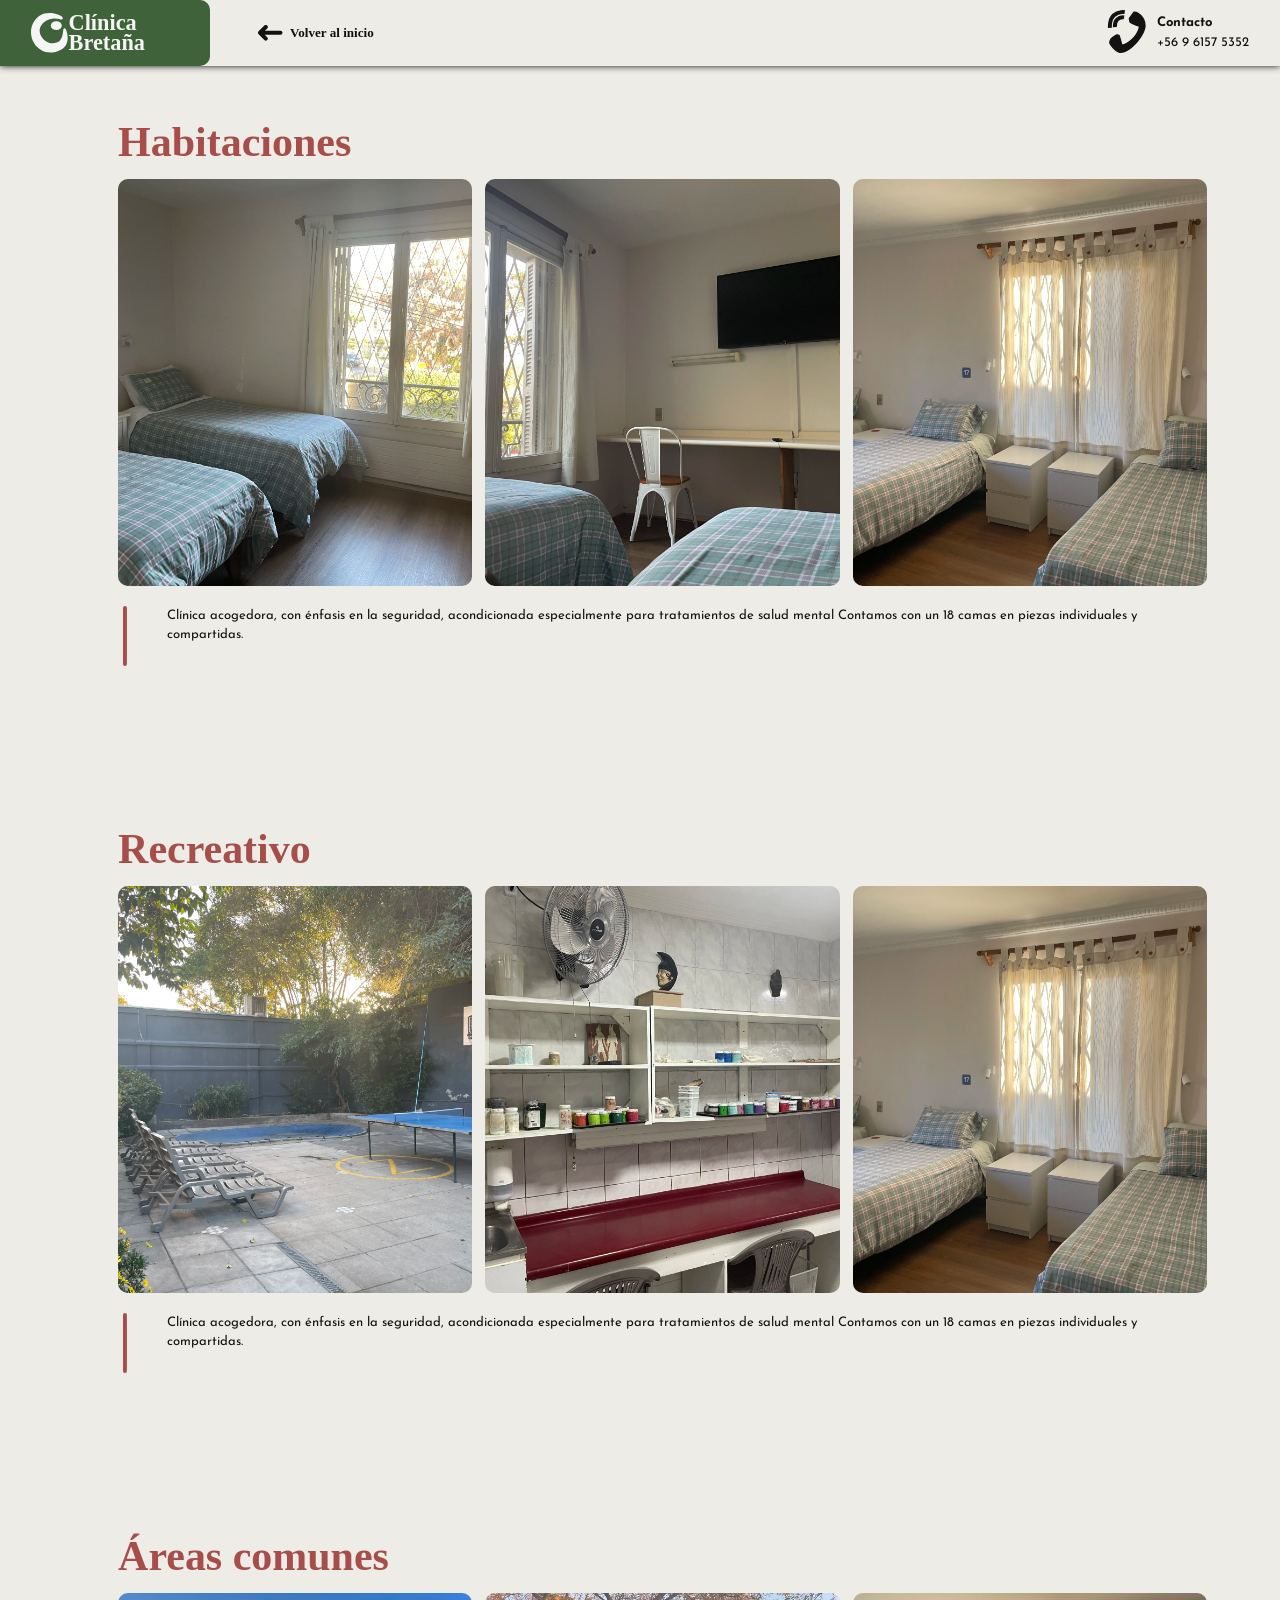
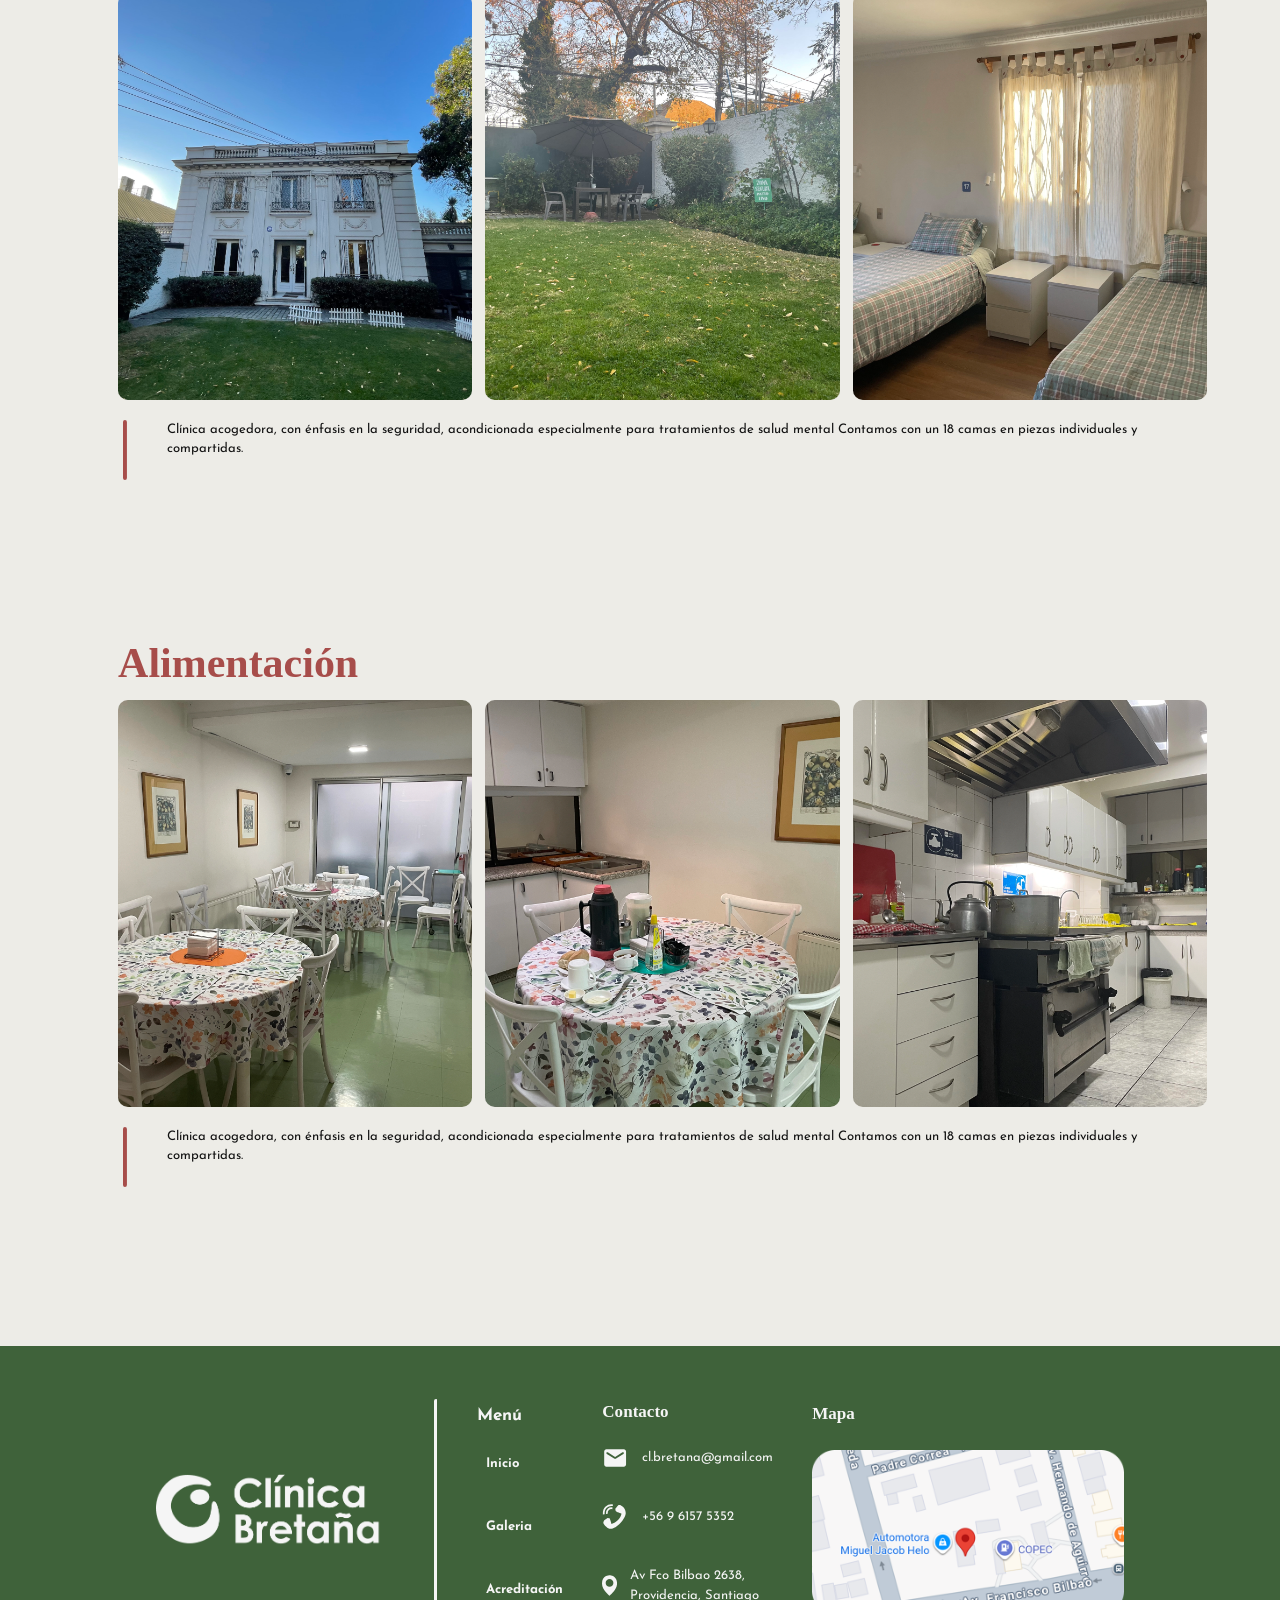
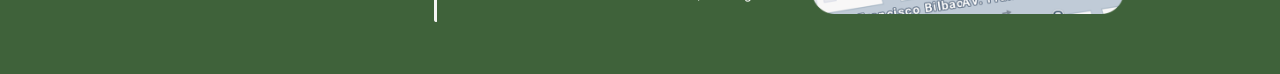
<file: galeria.html>
<!DOCTYPE html>
<html>
<head>
	<meta charset="utf-8">
	<meta name="viewport" content="width=device-width, initial-scale=1">
	<link rel="stylesheet" href="style.css">
	<link rel="preconnect" href="https://fonts.googleapis.com">
	<link rel="preconnect" href="https://fonts.gstatic.com" crossorigin>
	<link href="https://fonts.googleapis.com/css2?family=Josefin+Sans:ital,wght@0,100..700;1,100..700&display=swap" rel="stylesheet">
	<title>Clinica Bretaña</title>
</head>
<body>
<div class="gal-div"></div>
<div class="gal-con" id="habitacioness">
	<h2>Habitaciones</h2>
	<div class="gal-box">
		<img class="gal-img" src="IMG_0816.webp">
		<img class="gal-img" src="IMG_0821.webp">
		<img class="gal-img" src="IMG_0838.webp">
	</div>
	<div class="content-textbox2">
			<svg style="margin-left: 0.4rem;" width="0.3rem" height="40%" xmlns="http://www.w3.org/2000/svg">
	  			<rect width="100%" height="100%" x="0" y="0" rx="2" ry="2" fill="currentcolor" /> 
			</svg>
			<div>
				<p>Clínica acogedora, con énfasis en la seguridad, acondicionada especialmente para tratamientos de salud mental Contamos con un 18 camas en piezas individuales y compartidas.</p>
			</div>
			
	</div>
	
</div>
<div class="gal-con" id="recreativo">
	<h2>Recreativo</h2>
	<div class="gal-box">
		<img class="gal-img" src="IMG_0869.webp">
		<img class="gal-img" src="IMG_0778.webp">
		<img class="gal-img" src="IMG_0838.webp">
	</div>
	<div class="content-textbox2">
			<svg style="margin-left: 0.4rem;" width="0.3rem" height="40%" xmlns="http://www.w3.org/2000/svg">
	  			<rect width="100%" height="100%" x="0" y="0" rx="2" ry="2" fill="currentcolor" /> 
			</svg>
			<div>
				<p>Clínica acogedora, con énfasis en la seguridad, acondicionada especialmente para tratamientos de salud mental Contamos con un 18 camas en piezas individuales y compartidas.</p>
			</div>
			
	</div>
</div>
<div class="gal-con" id="areas-comunes">
	<h2>Áreas comunes</h2>
	<div class="gal-box">
		<img class="gal-img" src="IMG_0766.jpeg">
		<img class="gal-img" src="IMG_0922.jpeg">
		<img class="gal-img" src="IMG_0838.webp">
	</div>
	<div class="content-textbox2">
			<svg style="margin-left: 0.4rem;" width="0.3rem" height="40%" xmlns="http://www.w3.org/2000/svg">
	  			<rect width="100%" height="100%" x="0" y="0" rx="2" ry="2" fill="currentcolor" /> 
			</svg>
			<div>
				<p>Clínica acogedora, con énfasis en la seguridad, acondicionada especialmente para tratamientos de salud mental Contamos con un 18 camas en piezas individuales y compartidas.</p>
			</div>
			
	</div>
</div>	
<div class="gal-con" id="alimentacion">
	<h2>Alimentación</h2>
	<div class="gal-box">
		<img class="gal-img" src="IMG_0794.webp">
		<img class="gal-img" src="IMG_0799.webp">
		<img class="gal-img" src="IMG_0881.webp">
	</div>
	<div class="content-textbox2">
			<svg style="margin-left: 0.4rem;" width="0.3rem" height="40%" xmlns="http://www.w3.org/2000/svg">
	  			<rect width="100%" height="100%" x="0" y="0" rx="2" ry="2" fill="currentcolor" /> 
			</svg>
			<div>
				<p>Clínica acogedora, con énfasis en la seguridad, acondicionada especialmente para tratamientos de salud mental Contamos con un 18 camas en piezas individuales y compartidas.</p>
			</div>
			
	</div>
</div>	

<div class="topbar-container">
	<div class="topbar-logo">
		<svg width="3rem" height="100%" viewBox="0 0 57 61" fill="none" xmlns="http://www.w3.org/2000/svg">
			<path d="M13.1871 4.27997C25.6387 -4.44829 43.4058 2.45389 46.6914 5.04773C49.9771 7.64158 49.2854 9.37089 47.5561 10.0626C45.8268 10.7543 38.8225 6.01056 27.669 10.0626C16.7688 14.0227 8.3798 24.9896 16.6579 37.3386C24.9361 49.6875 39.2554 47.6967 44.6163 42.1952C49.9771 36.6938 48.9395 26.1596 50.1501 24.4303C51.3606 22.701 52.917 23.9439 53.6087 25.122C54.3004 26.3002 62.7741 47.4088 46.0127 56.538C29.2513 65.6672 13.1238 59.4477 5.36505 47.4088C-3.97942 32.9093 -0.958369 14.1957 13.1871 4.27997Z" fill="#F5F5F5"/>
			<ellipse cx="38.9102" cy="19.5739" rx="8.47363" ry="6.74432" fill="var(--color-3)"/>
		</svg>
		<div style="line-height: 90%;">Clínica Bretaña</div>
	</div>
	<a href="index.html" class="topbar-item">
		<svg width="0.2rem" height="100%" viewBox="0 0 4 44" fill="currentcolor" xmlns="http://www.w3.org/2000/svg"class="topbar-line">
			<line x1="2" y1="2" x2="2" y2="42" stroke="currentcolor" stroke-width="4" stroke-linecap="round"/>
		</svg>
		<svg width="25" height="16" viewBox="0 0 25 16" fill="none" xmlns="http://www.w3.org/2000/svg">
			<path d="M22.5 7.7736H2M7.7735 13.5471L2 7.7736L7.7735 1.99993" stroke-width="4" stroke-linecap="round" stroke-linejoin="round" stroke="currentcolor"/>
		</svg>

		<div>Volver al inicio</div>
	</a>
	<a href="#admision" class="topbar-item">
		
	</a>
	<a href="#convenios" class="topbar-item">
		
	</a>

	<div class="topbar-call">
		<svg width="0.2rem" height="100%" viewBox="0 0 4 44" fill="currentcolor" xmlns="http://www.w3.org/2000/svg" class="topbar-line">
			<line x1="2" y1="2" x2="2" y2="42" stroke="currentcolor" stroke-width="4" stroke-linecap="round"/>
		</svg>
		<svg width="43" height="53" viewBox="0 0 43 53" fill="none" xmlns="http://www.w3.org/2000/svg">
  			<path d="M11.8128 46.7015C8.05364 45.7604 1.84519 38.3723 2.12712 36.4739C2.40904 34.5755 3.23396 33.2919 3.47992 32.5848C3.72589 31.8777 8.77719 28.2339 9.56608 28.1415C10.355 28.0492 11.736 28.4301 12.3527 28.8327C12.9695 29.2354 15.4303 38.4774 15.4303 38.4774C23.3592 36.4271 30.6643 27.8122 31.7991 20.7903C31.7991 20.7903 22.6864 17.6178 22.3894 16.296C22.0924 14.9742 21.7955 13.6523 21.7085 12.8146C21.6215 11.9769 26.4119 5.82004 26.8678 5.59708C27.3238 5.37412 29.4445 5.80412 29.4445 5.80412C29.4445 5.80412 38.5999 9.53474 38.6892 19.4748C38.7784 29.4149 22.1464 49.2885 11.8128 46.7015Z" fill="currentcolor"/>
  			<path d="M7.82277 21.1065C7.82277 21.1065 7.46837 15.9846 10.3035 13.3354C13.1387 10.6861 17.0371 11.3926 17.0371 11.3926" stroke="currentcolor" stroke-width="3.9627"/>
  			<path d="M2.86274 21.8606C2.86274 21.8606 2.29026 13.5867 6.87015 9.30717C11.45 5.02761 17.7474 6.16883 17.7474 6.16883" stroke="currentcolor" stroke-width="3.9627"/>
		</svg>
		<p>Contacto<br><span style="font-weight: normal;">+56 9 6157 5352</span></p>
	</div>
</div>
<div class="end-end">
		<div class="end-end-logo">
			<img src="logo-small.webp">
		</div>
		<svg style="margin-left: 0.4rem;"width="0.3rem" height="100%" xmlns="http://www.w3.org/2000/svg">
	  		<rect width="100%" height="100%" x="0" y="0" rx="2" ry="2" fill="currentcolor" /> 
		</svg>
		<div class="end-end-menu">
			<div>Menú</div>
			<a href="index.html" class="end-end-menu-choice">
				<svg width="0.2rem" height="100%" viewBox="0 0 4 44" fill="currentcolor" xmlns="http://www.w3.org/2000/svg"class="topbar-line">
					<line x1="2" y1="2" x2="2" y2="42" stroke="currentcolor" stroke-width="4" stroke-linecap="round"/>
				</svg>
				<p>Inicio</p>
			</a>
			<a href="galeria.html" class="end-end-menu-choice">
				<svg width="0.2rem" height="100%" viewBox="0 0 4 44" fill="currentcolor" xmlns="http://www.w3.org/2000/svg"class="topbar-line">
					<line x1="2" y1="2" x2="2" y2="42" stroke="currentcolor" stroke-width="4" stroke-linecap="round"/>
				</svg>
				<p>Galeria</p>
			</a>
			<div class="end-end-menu-choice">
				<svg width="0.2rem" height="100%" viewBox="0 0 4 44" fill="currentcolor" xmlns="http://www.w3.org/2000/svg"class="topbar-line">
					<line x1="2" y1="2" x2="2" y2="42" stroke="currentcolor" stroke-width="4" stroke-linecap="round"/>
				</svg>
				<p>Acreditación</p>
			</div>
			
		</div>
		<div class="end-end-contact">
			<h2>Contacto</h2>
			<div>
				<svg width="2rem" height="40" viewBox="0 0 40 40" fill="none" xmlns="http://www.w3.org/2000/svg">
  					<path d="M6.66536 33.3327C5.7487 33.3327 4.96425 33.0066 4.31203 32.3544C3.65981 31.7021 3.33314 30.9171 3.33203 29.9993V9.99935C3.33203 9.08268 3.6587 8.29824 4.31203 7.64602C4.96536 6.99379 5.74981 6.66713 6.66536 6.66602H33.332C34.2487 6.66602 35.0337 6.99268 35.687 7.64602C36.3404 8.29935 36.6665 9.08379 36.6654 9.99935V29.9993C36.6654 30.916 36.3393 31.701 35.687 32.3544C35.0348 33.0077 34.2498 33.3338 33.332 33.3327H6.66536ZM20.437 21.3127C20.5893 21.2705 20.7348 21.2077 20.8737 21.1243L32.6654 13.7493C32.8876 13.6105 33.0543 13.4371 33.1654 13.2293C33.2765 13.0216 33.332 12.7921 33.332 12.541C33.332 11.9855 33.0959 11.5688 32.6237 11.291C32.1515 11.0132 31.6654 11.0271 31.1654 11.3327L19.9987 18.3327L8.83203 11.3327C8.33203 11.0271 7.84592 11.0205 7.3737 11.3127C6.90148 11.6049 6.66536 12.0143 6.66536 12.541C6.66536 12.8188 6.72092 13.0621 6.83203 13.271C6.94314 13.4799 7.10981 13.6393 7.33203 13.7493L19.1237 21.1243C19.2626 21.2077 19.4087 21.2705 19.562 21.3127C19.7154 21.3549 19.8609 21.3755 19.9987 21.3743C20.1365 21.3732 20.2826 21.3527 20.437 21.3127Z" fill="var(--color-3)"/>
				</svg>
				<p style="color:var(--color-3);">cl.bretana@gmail.com</p>
			</div>
			<div>
				<svg width="2rem" height="42" viewBox="0 0 36 42" fill="none" xmlns="http://www.w3.org/2000/svg">
  					<path d="M9.93971 37.0087C6.77649 36.2629 1.55222 30.4082 1.78946 28.9038C2.02669 27.3995 2.72084 26.3823 2.92781 25.8219C3.13478 25.2616 7.38534 22.374 8.04918 22.3008C8.71301 22.2276 9.8751 22.5295 10.3941 22.8486C10.9131 23.1677 12.9837 30.4915 12.9837 30.4915C19.6558 28.8668 25.8028 22.0399 26.7577 16.4753C26.7577 16.4753 19.0896 13.9613 18.8397 12.9138C18.5898 11.8663 18.3399 10.8188 18.2668 10.155C18.1936 9.49115 22.2245 4.61211 22.6082 4.43542C22.9919 4.25874 24.7764 4.59949 24.7764 4.59949C24.7764 4.59949 32.4805 7.55583 32.5556 15.4329C32.6307 23.31 18.6352 39.0588 9.93971 37.0087Z" fill="var(--color-3)"/>
  					<path d="M6.58029 16.7265C6.58029 16.7265 6.28207 12.6676 8.6678 10.5682C11.0535 8.46883 14.3339 9.02867 14.3339 9.02867" stroke="var(--color-3)" stroke-width="2.3894"/>
  					<path d="M2.40403 17.3227C2.40403 17.3227 1.9223 10.7661 5.77617 7.37472C9.63005 3.98337 14.9291 4.88773 14.9291 4.88773" stroke="var(--color-3)" stroke-width="2.3894"/>
				</svg>
				<p style="color:var(--color-3);">+56 9 6157 5352</p>
			</div>
			<div>
				<svg width="2rem" height="35" viewBox="0 0 26 35" fill="none" xmlns="http://www.w3.org/2000/svg">
  					<path d="M13.1465 0.00683594C15.1471 0.00683594 26.002 1.1878 26.002 14C26.002 23.9165 16.0482 32.5571 13.5596 34.5625L13.001 35C12.9616 34.9707 0 25.3161 0 14C2.47699e-07 0.359281 12.1475 0 13.001 0L13.1465 0.00683594ZM13.001 6.34082C9.31908 6.34082 6.33398 9.32591 6.33398 13.0078C6.33416 16.6896 9.31919 19.6738 13.001 19.6738C16.6826 19.6737 19.6668 16.6895 19.667 13.0078C19.667 9.32602 16.6827 6.341 13.001 6.34082Z" fill="var(--color-3)"/>
				</svg>
				<p style="color:var(--color-3);">Av Fco Bilbao 2638, Providencia, Santiago</p>
			</div>
		</div>
		<div class="end-end-map">
			<h2>Mapa</h2>
			<img src="map.webp">
		</div>
	</div>
</body>
</html>
</file>
<file: style.css>
/*---------VARIABLES (tamaño de font y colores)---------*/
:root{
	--tamaño-font: calc(0.9vw + 0.1em);
	--color-fondo:#EDECE7;
	--color-1:#A74D4A;
	--color-2:#3F623A;
	--color-3:#F5F5F5;
	--color-font:#121212;
	--header-font:"Century Gothic";
	--para-font:"Josefin Sans", sans-serif;
}

/*---------Configuración Debug---------*/
/*{
	border: 1px;
	border-color: red;
	border-style: solid;
}*/


/*---------Configuraciones Globales (Tamaños y estilos de font para parráfos y titulos)---------*/
html{
	font-size:var(--tamaño-font);
	scroll-behavior: smooth;
}

a:link {
  text-decoration: none;
  color: var(--color-font);
}

a:visited {
  text-decoration: none;
  color: var(--color-font);
}

a:hover {
  text-decoration: none;
  color: var(--color-2);
}

a:active {
  text-decoration: none;
  color: var(--color-font);
}
h1{
	font-size: 4.6rem;
	color: var(--color-3);
	font-family: var(--header-font);
	padding: 0;
	margin: 0;
}
h2{
	font-size: 3.2rem;
	color: var(--color-1);
	font-family: var(--header-font);
	padding: 0;
	margin: 0;
}
p{
	color: var(--color-font);
	line-height: 150%;
	font-family: var(--para-font);
}

@media (max-width: 800px) {
	html{
		font-size:calc(var(--tamaño-font)-10px);
	}
}

body{
	background-color:var(--color-fondo);
	font-family:var(--para-font);
	color: var(--color-font);
	margin: 0;
	padding: 0;
}

/*---------Barra de arriba Sticky--------------------------------------------------------------------*/
.topbar-container{
	/*Sección de Fuente*/
	font-family:var(--header-font);
	color: var(--color-font);
	font-weight: bold;

	background-color: var(--color-fondo);
	width: 100%;
	height: 5rem;
	filter: drop-shadow(0rem 0rem 0.3rem);
	display: grid;
  grid-template-columns: 16rem 12rem 10rem 10rem auto;
  grid-gap: 3rem;
  position: fixed;
  top: 0;
  left: 0;
  z-index:99;
}
.topbar-container div{
	display: flex;
	align-items: center;
	justify-content: left;
	height: 100%;
}
.topbar-container a{
	display: flex;
	align-items: center;
	justify-content: left;
	height: 100%;
}
.topbar-logo{
	background-color: var(--color-2);
	color: var(--color-3);
	font-size: 1.7rem;
	border-radius: 0rem 0.75rem 0.75rem 0rem;
}
.topbar-logo svg{
	margin-left:2.4rem;
}


.topbar-item{
	column-gap: 0.5rem;
	color: var(--color-font);
	transition: color 1s;
}
.topbar-line{
	transform: scaleY(0);
}
.topbar-item svg{
	color: var(--color-font);
	transition: all ease-in-out 0.5s;
}
.topbar-item:hover{
	color: var(--color-2);
}
.topbar-item:hover .topbar-line{
	height: 100%;
	transform: scaleY(1);
}
.topbar-item:hover svg{
	color: var(--color-2);
}


.topbar-call{
	column-gap: 0.5rem;
	color: var(--color-2);
	justify-self: right;
	height: 100%;
	margin-right:2.4rem;
	color: var(--color-font);
}
.topbar-call p{
	color: var(--color-font);
	transition: color 1s;
}
.topbar-call svg{
	color: var(--color-font);
	transition: all ease-in-out 0.5s;
}
.topbar-call:hover .topbar-line{
	height: 100%;
	transform: scaleY(1);
}
.topbar-call:hover svg{
	color: var(--color-2);
}
.topbar-call:hover p{
	color: var(--color-2);
}



/*---------LANDING-----------------------------------------------------------*/
.land-container{
	  margin-top: 5rem;
	display: flex;
	width: 100%;
	height: 38rem;
	background-image: url(home-photo.webp);
	background-size: cover;
	background-repeat: no-repeat;
	justify-content: left;
	align-items: center;
}
.land-box{
	width: 32rem;
	height: 31.2rem;
	margin-left: 9rem;
	
}
.land-bottom-bg{
	background-color: var(--color-fondo);
	border-radius: 0rem 0rem 0.75rem 0.75rem;
	width: 95%;
	margin-left: auto;
	margin-right: auto;
	padding-bottom: 1.5rem;

}
.land-bottom{
	width: 50%;
	margin-top: 1rem;
	display: flex;
	flex-flow: row wrap;
	align-items: center;
	justify-content: center;

}
.land-top{
	padding-left: 0.5rem;
	background-color: var(--color-2);
	padding: 2rem;
	display: flex;
	justify-content: center;
	align-items: center;
	flex-flow: row wrap;
	border-radius: 0.75rem 0.75rem 0.75rem 0.75rem;
}
.land-top div{
	display: flex;
	align-items: center;
	justify-content: center;
	gap: 2.1rem;
}
.land-top p{
	color:var(--color-3);
	font-weight: bold;
	line-height: 200%;
	margin: 0;
}
.land-bottom div{
	display: flex;
	flex-flow: row wrap;
	
}
.land-acreditado{
	height: 12rem;
	margin-left: auto;
	margin-top: auto;
	margin-bottom: 5rem;
	margin-right: 9rem;
	align-self: flex-end;
}
/*---------CONTENT--------------------------------------------------------------------*/
.content-container1{
	height: 45rem;
	display: flex;
	align-items: center;
}
.content-image1{
	height: 28rem;
	display: flex;
	justify-content: flex-end;
	background-image: url(photo1.webp);
	background-size: cover;
	background-repeat: no-repeat;
}

.content-colorbox1{
	height: 92%;
	display: flex;
	align-items: center;
	width: calc(50% - 12rem);
	padding-left: 3rem; 
	padding-right: 9rem;
		background-color: var(--color-fondo);
	border-radius: 1.2rem 0rem 0rem 1.2rem;
	margin-top: auto;
	margin-bottom: auto;
}
.content-textbox{
	display: grid;
	row-gap:0.3rem;
	grid-auto-rows: 1.5rem 5rem 1fr;
	grid-template-columns: 1.2rem auto;
	grid-template-areas: 'auto auto''title title';
}
.content-textbox h3{
	margin-top: auto;
	margin: 0;
	margin-left: 0.5rem;
	font-size: 1rem;
	color: var(--color-1);
	align-self: flex-end;
}
.content-textbox h2{
	margin: 0;
	color: var(--color-1);
	grid-area: title;
	align-self: flex-start;
}
.content-textbox p{
	align-self: center;
	margin: 0;
	margin-left: 2.5rem;
}

.content-textbox svg{
	color: var(--color-1);
}


.content-carouselcont{
	width: 50%;
	display: flex;
	overflow-x: auto;
	gap: 8rem;
}
.content-carouselcont::-webkit-scrollbar{
	display: none;
}
.content-carouselgroup{
	display: flex;
	align-items: center;
	justify-content: center;
	gap: 8rem;
	animation: content-scroll 11s infinite linear;
}
.content-carouselcard{
	height: 10rem;
	flex: 0 0 2rem;
}
@keyframes content-scroll{
	0%{
		translate:0%;
	}
	100%{
		translate: -105%;
	}
}


.content-textbox2{
	display: grid;
	row-gap:0.3rem;
	grid-auto-rows: auto;
	grid-template-columns: 1.2rem auto;
	grid-template-areas: 'auto auto''title title';
}
.content-textbox2 p{
	align-self: center;
	margin: 0;
	margin-left: 2.5rem;
}
.content-textbox2 svg{
	color: var(--color-1);
}
.content-margin{
	margin-left: 9rem;
	margin-right: 9rem;

}

/*---------PERSONAL--------------------------------------------------------------------*/
.sqr-container{
	background-color: var(--var-3);
	padding-right: 9rem;
	padding-left: 9rem;
	display: flex;
	align-items: center;
	justify-content: center;
	gap: 1rem;
}
.sqr-photo{
	position: relative;
}
.sqr-photo img{
	width: 21.7rem;
	border-radius:  1.2rem 1.2rem 1.2rem 1.2rem;
}
.sqr-photo div{
	height: 3.5rem;
	width: 13rem;
	background-color: var(--color-3);
	border-radius:  0rem 1.2rem 0rem 0rem;
	position: absolute;
	bottom: 0rem;
	font-weight: bold;
	color: var(--color-1);
	padding-left: 1rem;
}
.content-container2{
	padding-top: 4rem;
	padding-bottom: 4rem;
	padding-right: 9rem;
	
	height: 7.5rem;
	display: flex;
	align-items: center;
}
.sqr-desc{
	display:flex; 
	align-items: center;
	margin-top: 1rem;
	margin-bottom: 2rem;
}
.sqr-desc svg{
	 color: var(--color-1);
}
.sqr-desc p{
	margin-left:1.7rem;
}


.cuarto-img{
	border-radius:  1.2rem 0rem 0rem 1.2rem;
	width:46rem;
	margin-left: 14rem;
}

/*---------PERSONAL--------------------------------------------------------------------*/
.inst-container{
	display: grid;
	grid-template-columns: 26.5rem 26.5rem ;
	gap: 2.5rem;
	align-items: center;
}
.inst-sqr{
	position: relative;
	border-radius: 1.2rem 1.2rem 1.2rem 1.2rem;
}
.inst-name{
	width: 17rem;
	height: 4rem;
	position: absolute;
	top:0;
	left: 0;
	background-color: var(--color-2);
	border-radius:  0rem 0rem 1.2rem 0rem;
}
.inst-name p{
	color: var(--color-3);
	font-weight: bold;
	margin-top: 0.5rem;
	margin-left: 1.5rem;
	font-size: 1.8rem;
}
.inst-mas{
	position: absolute;
	bottom: 1.5rem;
	right: 1.5rem;
	width: 4rem;
	height: 3.5rem;
	background-color: var(--color-2);
	border-radius: 1.2rem 1.2rem 1.2rem 1.2rem;
	display: flex;
	align-items: center;
	justify-content: flex-end;
	transition: width 1.5s;
	gap:0;
	
}
.inst-sqr img{
	width: 26.5rem;
	border-radius: 1.2rem 1.2rem 1.2rem 1.2rem;
}
.inst-mas p{
	margin-right: 0;
	transform: scaleX(0);
	opacity: 0;
	letter-spacing: -1rem;
	color: var(--color-3);
	font-weight: bold;
	transition: transform 1s, opacity 1s, margin-right 1s, letter-spacing 1s;
	
}
.inst-mas svg{
	color: var(--color-3);
	margin-right:1.5rem;
}
.inst-mas:hover {
	width: 9.5rem;
}
.inst-mas:hover p{
	transform: scaleX(1);
	letter-spacing: 0rem;
	opacity: 1;
	margin-right: 1.8rem;
}


/*---------INGRESO--------------------------------------------------------------------*/
.ing-container{
	background-color: var(--color-3);
	border-radius: 1.2rem 1.2rem 1.2rem 1.2rem;
	width: 22rem;
	height: 18.5rem;
	display: flex;
	padding-top: 6.5rem;
	justify-content: center;
	position: relative;
	padding-left: 1.5rem;
	padding-right: 1.5rem;
}
.ing-numb{
	width: 6.5rem;
	height: 5rem;
	display: flex;
	justify-content: center;
	align-items: center;
	background-color: var(--color-1);
	border-radius: 1.2rem 0rem 1.2rem 0rem;
	position: absolute;
	top: 0;
	left: 0;
}
.ing-numb p{
	color: var(--color-3);
	font-weight: bold;
	font-size: 3rem;
}
.ing-title{
	height: 4rem;
	display: flex;
	align-items: center;
	justify-content: flex-start;
	gap: 1.5rem;
	color: var(--color-1);
}
.ing-title h2{
	font-size: 2rem;
}

/*---------FINAAAAL--------------------------------------------------------------------*/
.end-container{
	height: 100%;
	display: flex;
	justify-content: center;
	align-items: center;
	color: var(--color-3);
	background-color: var(--color-2);
	flex-flow: column nowrap;
}
.end-title{
	display: flex;
	align-items: center;
	justify-content: center;
	margin-top: 5rem;
	margin-bottom: 5rem;
}
.end-title h2{
	color: var(--color-3);
}
.end-mid{
	width: calc(100% - 18rem);
	display: flex;
	align-items: center;
	justify-content: center;
	color: var(--color-3);
	padding-left: 9rem;
	padding-right: 9rem;
	background-color: var(--color-2);
	padding-bottom: 3rem;
	gap: 4rem;
}
.end-qna-container{

	display: flex;
	justify-content: flex-start;
	flex-flow: column nowrap;
	align-items: center;
	gap:1rem;
}
.end-qna-bar{
	width: 51.5rem;
	display: grid;
	grid-template-columns: 38rem auto;
	align-items: center;
	height: 3rem;
	background-color: var(--color-3);
	border-radius: 1.2rem 1.2rem 1.2rem 1.2rem;
}
.end-qna-bar p{
	margin-left: 1.5rem;
	color: var(--color-2);
	font-weight: bold;
}
.end-qna-bar svg{
	justify-self: end;
	color: var(--color-2);
	margin-right: 1.5rem;
}
.end-end{
	height: 17rem;
	background-color: var(--color-2);
	padding-left: 9rem;
	padding-right: 9rem;
	padding-top: 4rem;
	padding-bottom: 4rem;
	display: flex;
	justify-content: center;
	align-items: center;
	gap: 3rem;
}
.end-end-logo{
	display: flex;
	align-items: center;
	justify-content: center;
}
.end-end-logo img{
	height: 5.5rem;
}
.end-end svg{
	color: var(--color-3);
}
.end-end-menu{
	display: flex;
	flex-flow: column nowrap;

	gap: 1.3rem;
}
.end-end-menu div{
	color: var(--color-3);
	font-weight: bold;
	font-size: 1.3rem;
}
.end-end-menu a{
	font-weight: bold;
	font-size: 1.3rem;
}
.end-end-menu p{
	color: var(--color-3);
	font-size: 1rem;
}
.end-end-menu-choice{
	display: flex;
	align-items: center;
	column-gap: 0.5rem;
	font-size: 1rem;

}
.end-end-menu-choice svg{
	transform: scaleY(0);
	transition: transform 0.5s;
}
.end-end-menu-choice:hover .topbar-line{
	transform: scaleY(1);
}
.end-end-contact{
	width: 13rem;
	display: flex;
	flex-flow: column nowrap;
	justify-content: flex-start;
	align-items: flex-start;
	gap: 1rem;
}
.end-end-contact div{
	display: flex;
	align-items:center;
	justify-content: flex-start;
	gap: 1rem;
}
.end-end-contact h2{
	font-family: var(--header-font);
	font-weight: bold;
	font-size: 1.3rem;
	color: var(--color-3);
}
.end-end-map h2{
	font-family: var(--header-font);
	font-weight: bold;
	font-size: 1.3rem;
	color: var(--color-3);
	margin-bottom: 2rem;
}
.end-end-map img{
	height: 12.5rem;
}





/*---------GALLERY--------------------------------------------------------------------*/

.gal-div{
	height: 9rem;
}
.gal-con{
	margin-bottom: 5rem;
	margin-left: 9rem;
	margin-right: 9rem;
	display: flex;
	flex-flow: row wrap;
	justify-content: flex-start;

}
.gal-con h2{
	margin-bottom: 1rem;
}
.gal-box{
	scroll-margin-top: 7rem;
	display: grid;
	grid-template-columns: 27rem 27rem 27rem;
	transition: all ease-in-out 0.5s;
	gap:1rem;
	margin-bottom: 1.5rem;
}
.gal-box img{
	width: 100%;
	height: 31rem;
	object-fit: cover;
	border-radius: 0.75rem 0.75rem 0.75rem 0.75rem;
}
.gal-img{
	pointer-events: auto;
}
.gal-box:has(.gal-img:nth-of-type(1):hover) {
	grid-template-columns: 43rem 19rem 19rem;
}
.gal-box:has(.gal-img:nth-of-type(2):hover) {
	grid-template-columns: 19rem 43rem 19rem;
}
.gal-box:has(.gal-img:nth-of-type(3):hover) {
	grid-template-columns: 19rem 19rem 43rem;
}
</file>
